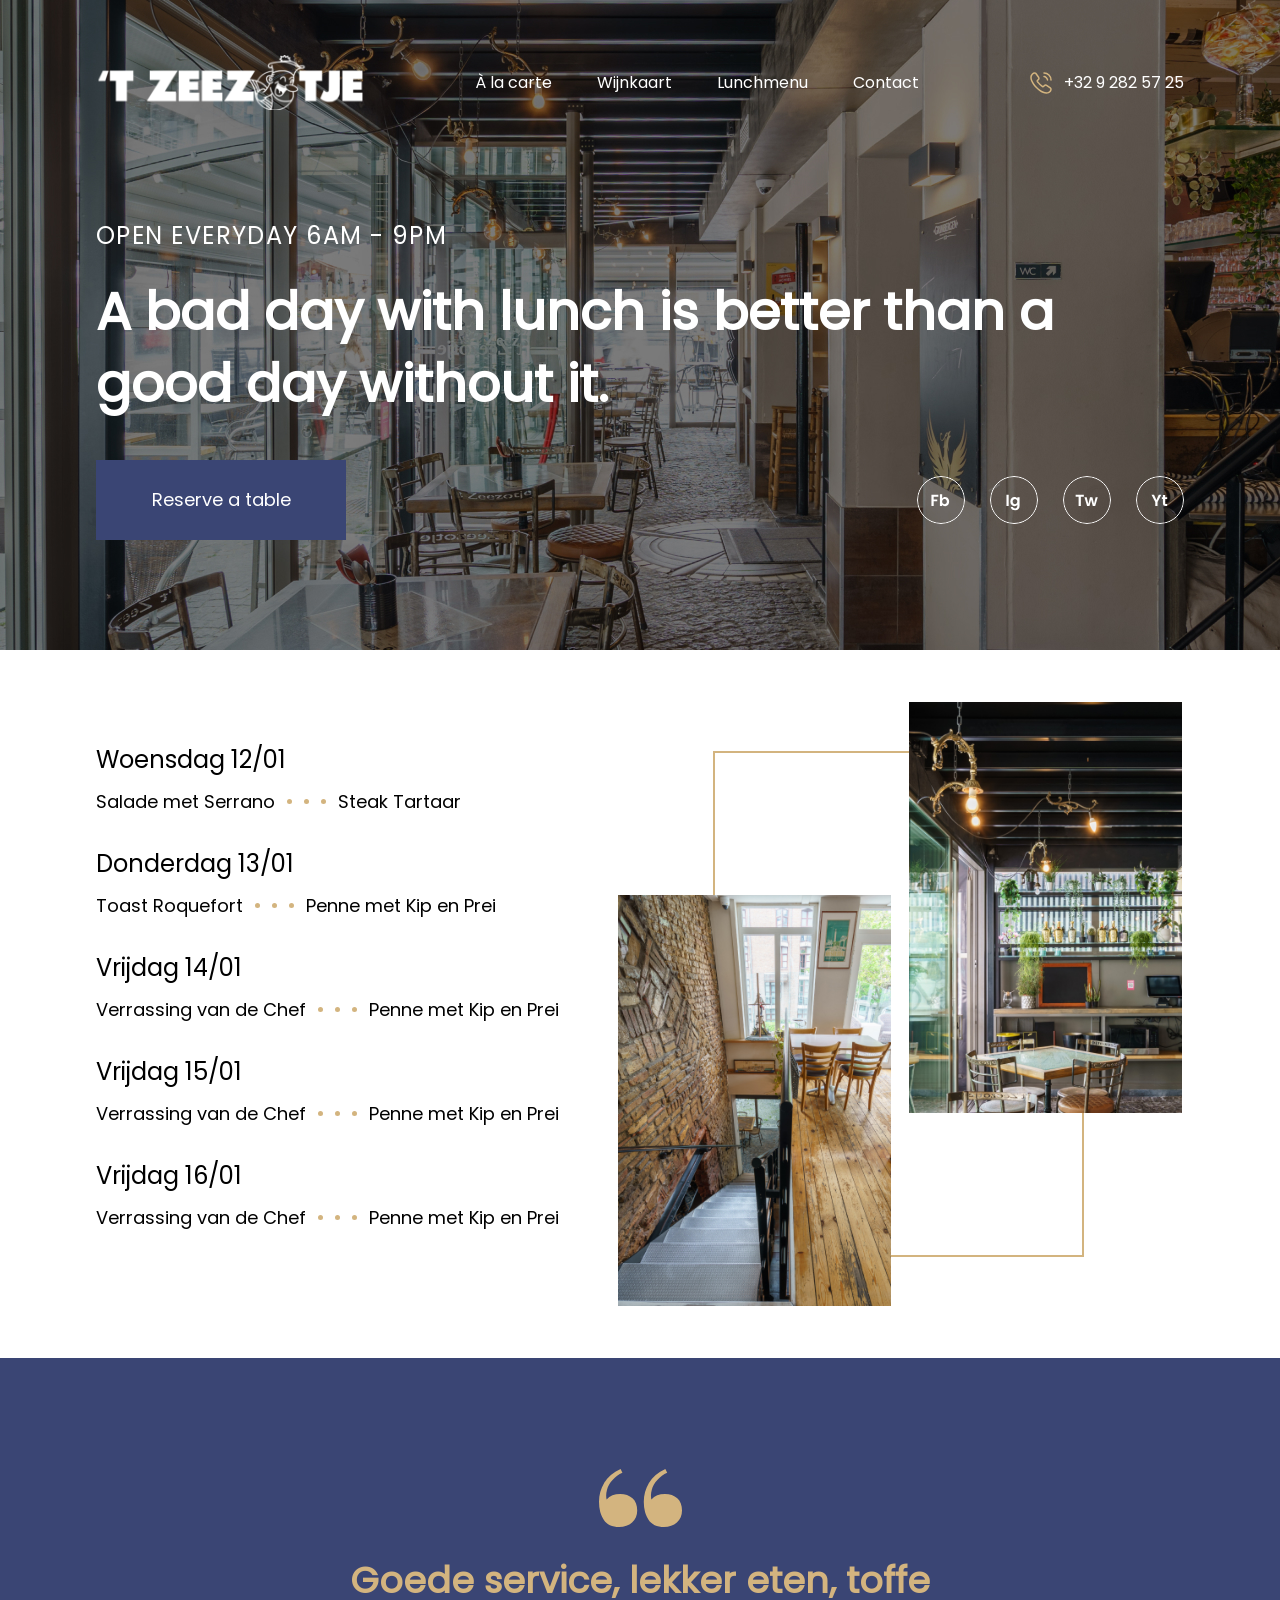
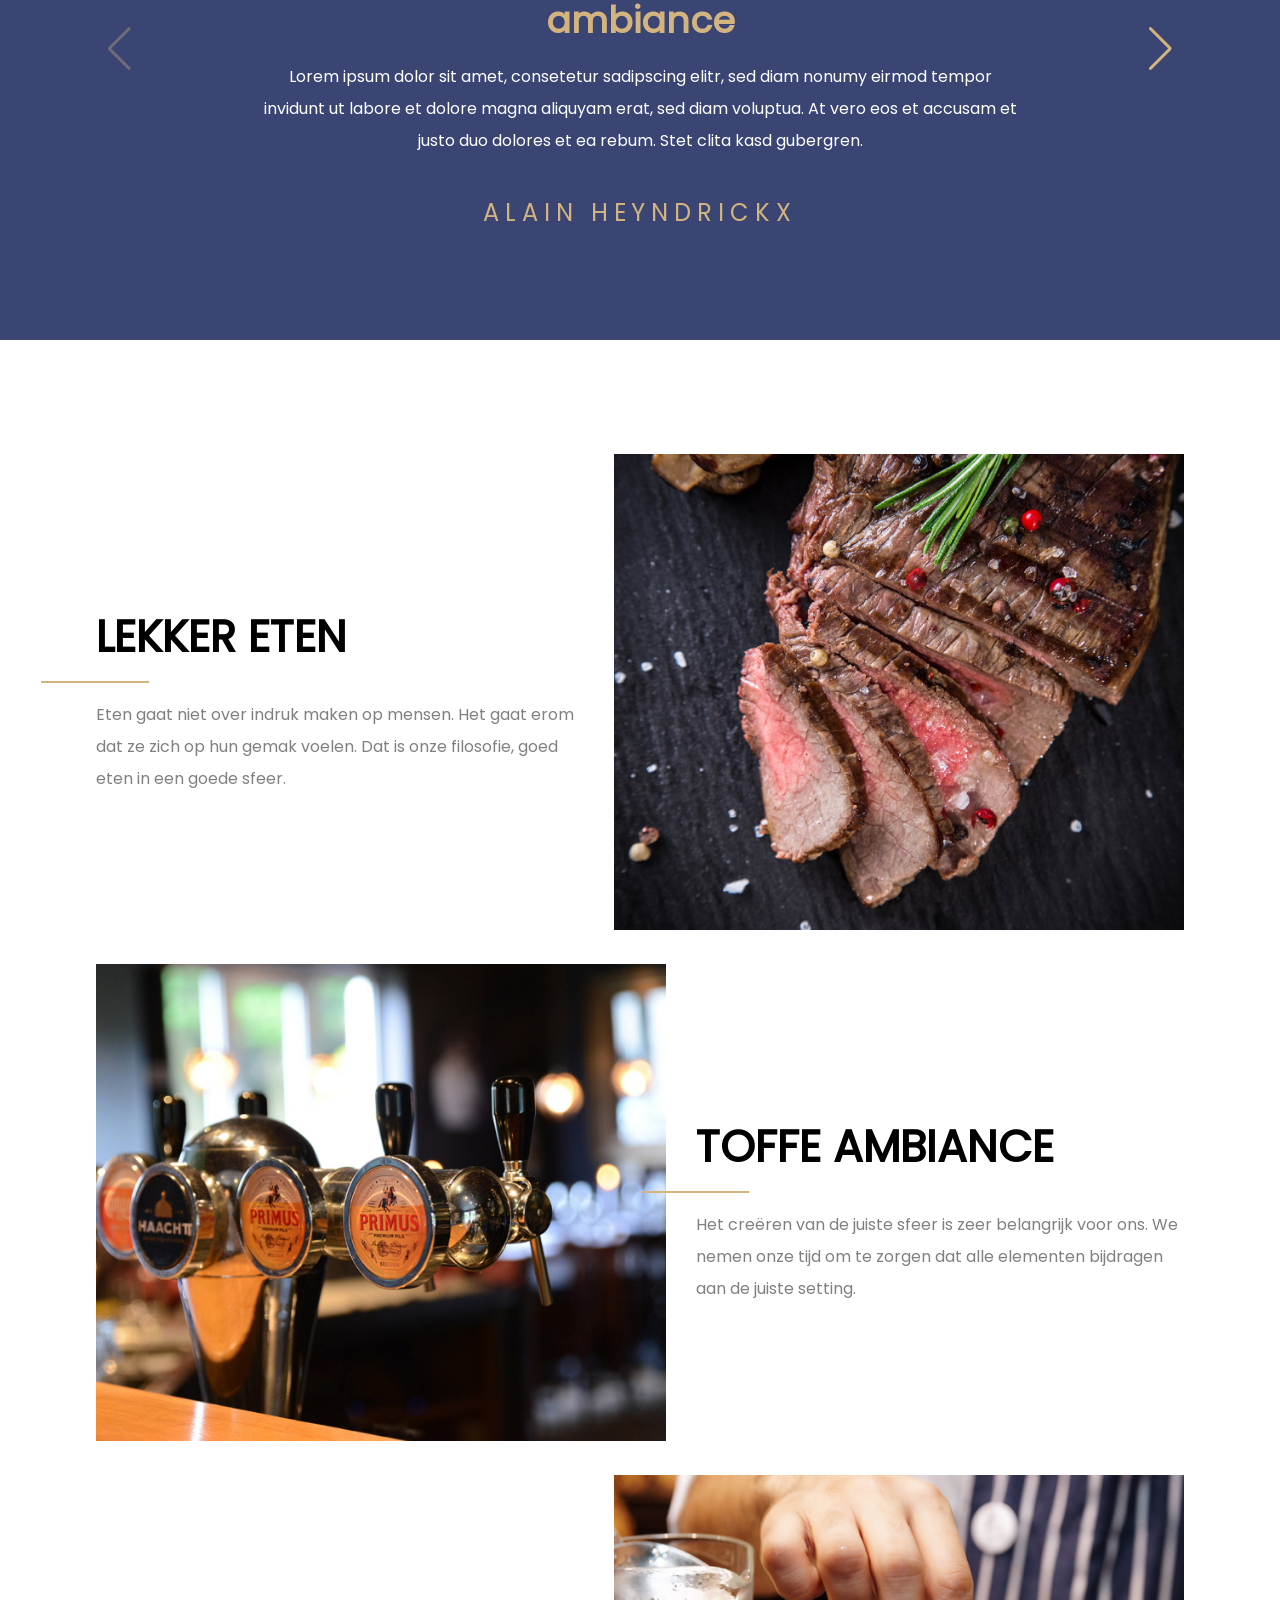
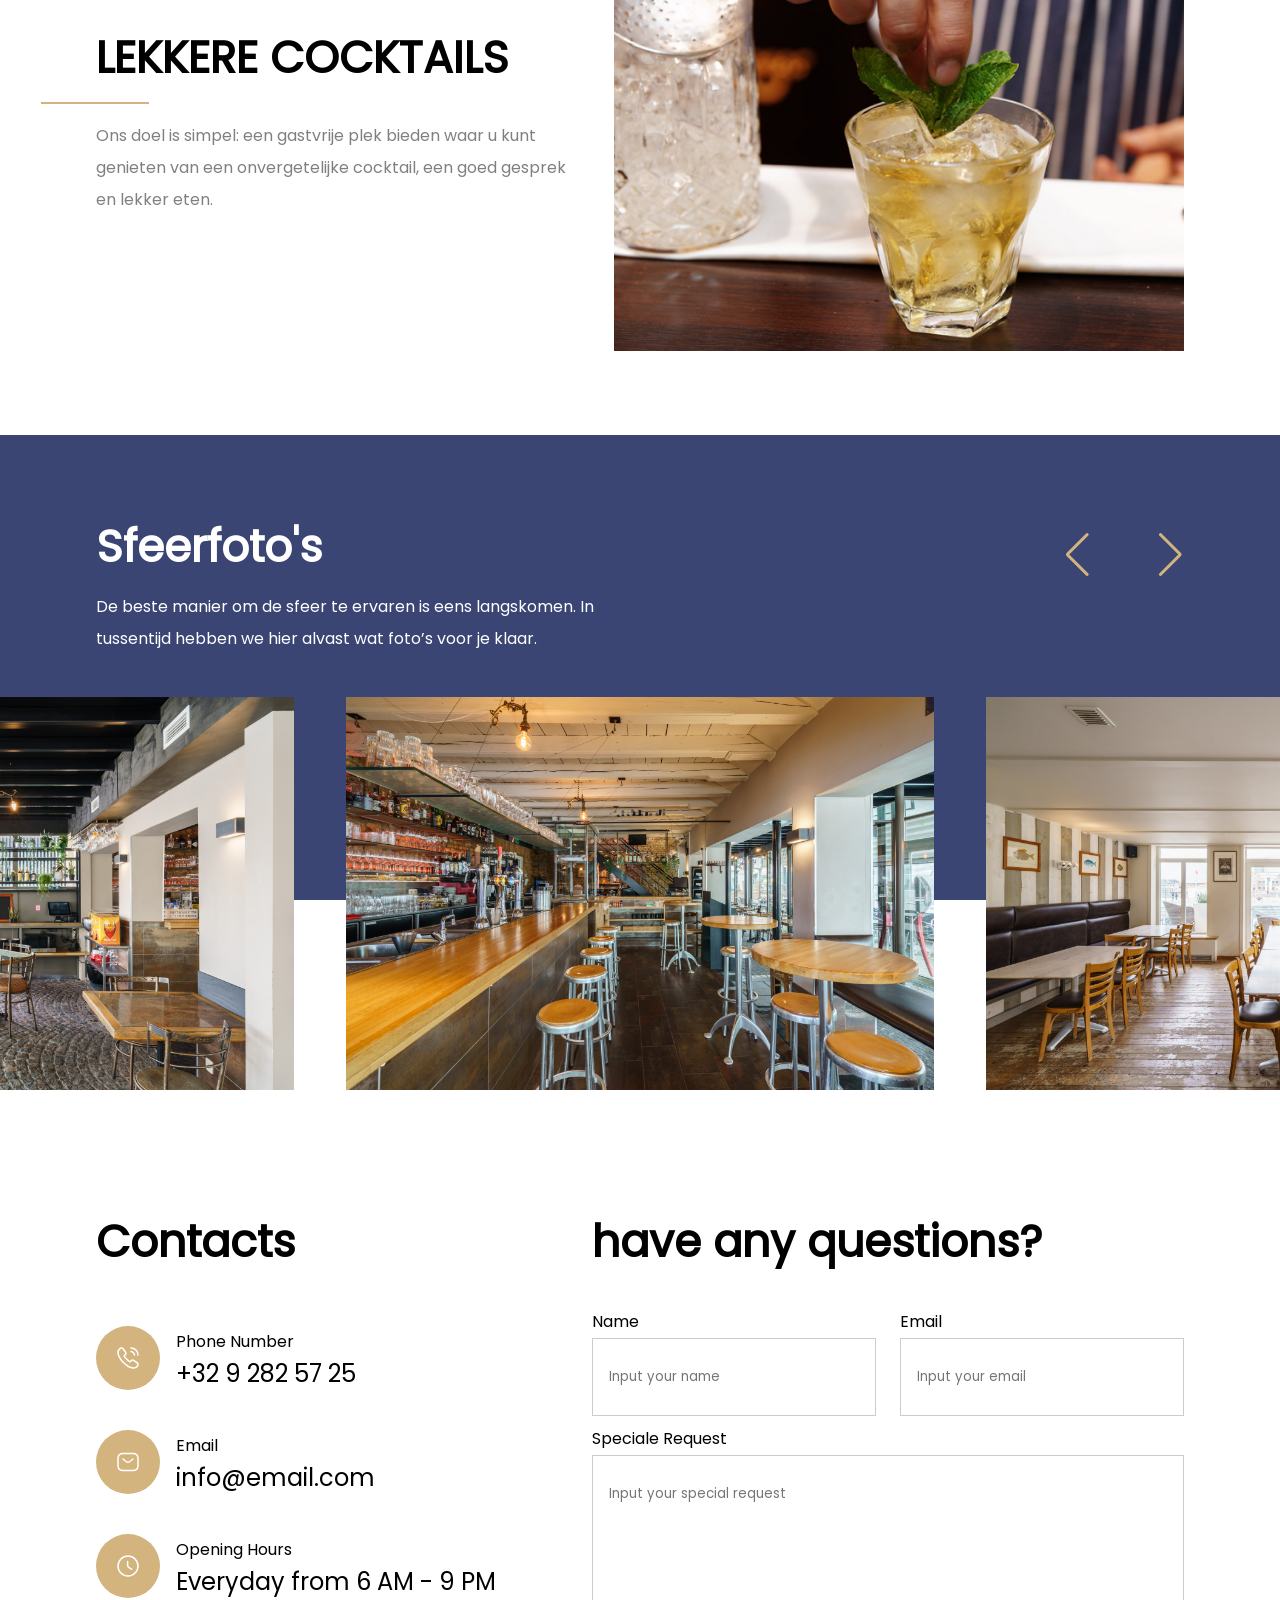
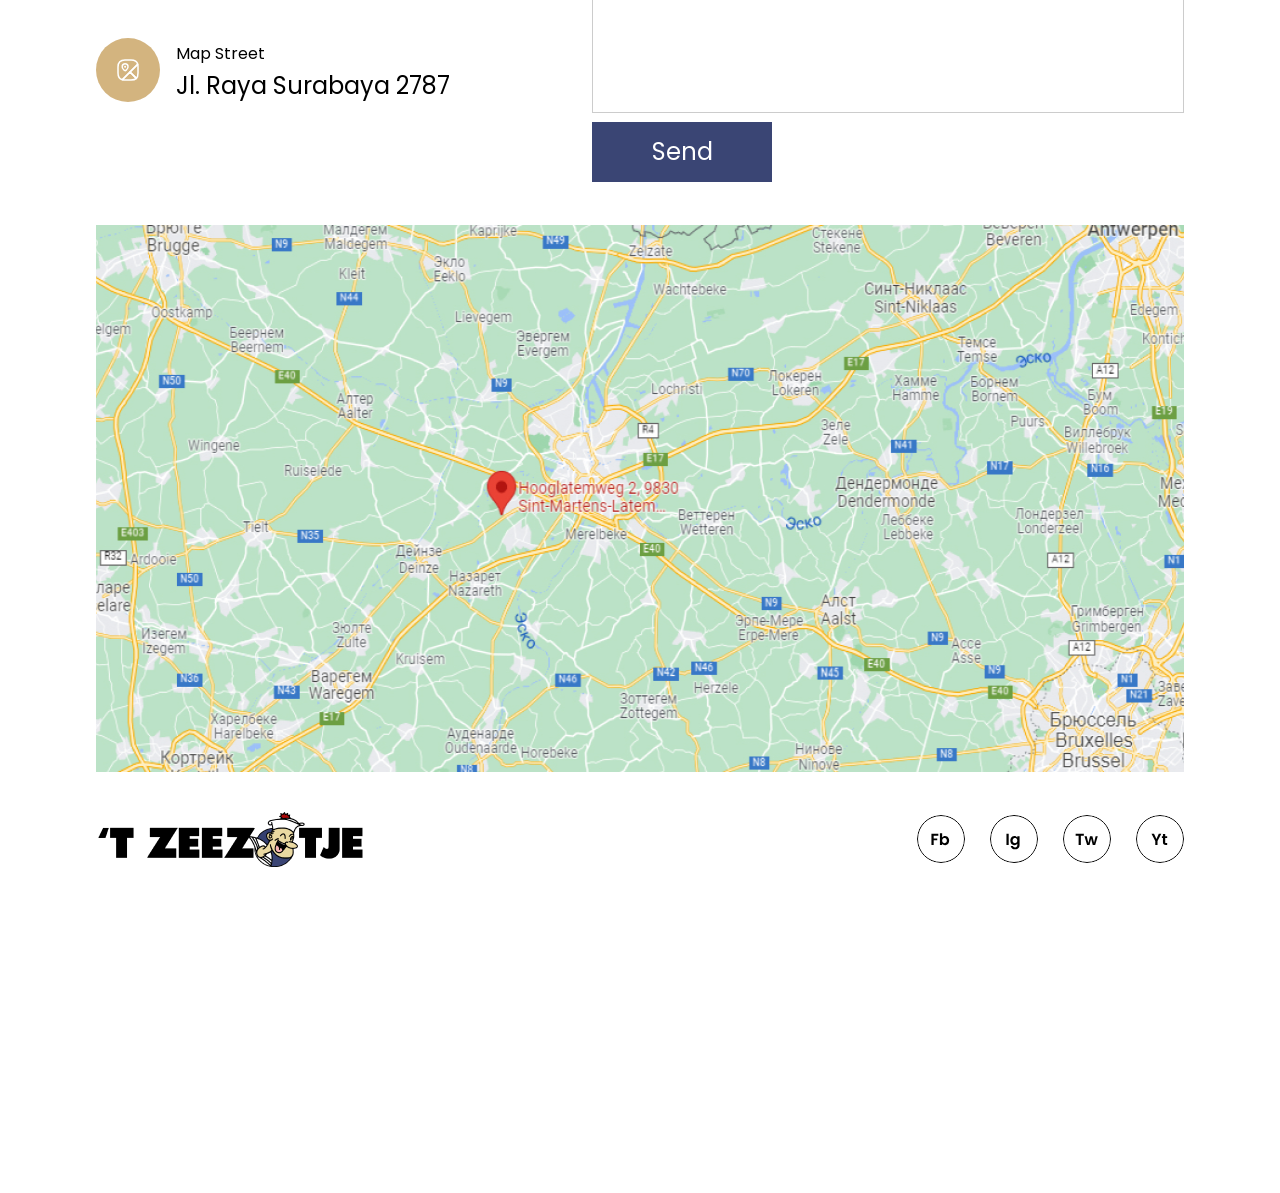
<file: index.html>
<!DOCTYPE html>
<html lang="en">

<head>
    <meta charset="UTF-8">
    <meta http-equiv="X-UA-Compatible" content="IE=edge">
    <meta name="viewport" content="width=device-width, initial-scale=1.0">
    <!--'Стили'-->
    <link rel="stylesheet" href="libs/swiper-bundle.min.css" />
    <link rel="stylesheet" href="css/style-index.css" />
    <!--'Скрипты'-->
    <script src="libs/jquery-3.6.0.min.js"></script>
    <script src="libs/jquery.maskedinput.min.js"></script>
    <script src="js/script.js"></script>
    <script src="js/validation.js"></script>
    <!--'Favicon'-->
    <link type="image/x-icon" href="img/png/icon.png" rel="icon">
    <title>'T ZEEZ TJE</title>
</head>

<body>
    <header class="header">
    <div class="per"></div>
    <div class="container">
        <div class="header__burger"> <span></span></div>
        <div class="header__logo">

        </div>
        <nav class="header__navigation">
            <ul class="header__list">
                <li class="link">
                    <a href="#" class="header__link">À la carte</a>
                </li>
                <li class="link">
                    <a href="#" class="header__link">Wijnkaart</a>
                </li>
                <li class="link">
                    <a href="#" class="header__link">Lunchmenu</a>
                </li>
                <li class="link">
                    <a href="#" class="header__link">Contact</a>
                </li>
            </ul>
        </nav>
        <div class="header__phone">
            <img id="header__phone-img1" src="img/svg/lable-phone-header.svg" alt="logo">
            <p>+32 9 282 57 25</p>
            <img id="header__phone-img2" src="img/svg/lable-phone-header.svg" alt="logo">
        </div>

    </div>
</header>

<div class="header-popup__phone-wrapper">
    <div class="header-popup__phone-text">+32 9 282 57 25</div>
    <div class="header-popup__btn-close-phone">
        <span></span>
    </div>

</div>
    <main>
        <!--'1 БЛОК'-->
        <section class="demonstration-block">
            <div class="demonstration-block__conteiner">
                <h4>OPEN EVERYDAY 6AM - 9PM</h3>
                    <div class="demonstration-block__text">A bad day with lunch is better than a good day without it.
                    </div>
                    <div class="demonstration-block__btn-group">
                        <button class="demonstration-block__btn" id="demonstration-block__btn">Reserve a table</button>
                        <div class="demonstration-block__social-group">
                            <a href="#" class="demonstration-block__link demonstration-block__fb"></a>
                            <a href="#" class="demonstration-block__link demonstration-block__ig"></a>
                            <a href="#" class="demonstration-block__link demonstration-block__tw"></a>
                            <a href="#" class="demonstration-block__link demonstration-block__yt"></a>
                        </div>
                    </div>
            </div>
            <div class="demonstration-block__img">
                <img src="img/bg-1sect.jpg" alt="photo">
            </div>
        </section>
        <!--'2 БЛОК'-->
        <section class="timetable">
            <div class="timetable__wrapper">
                <div class="timetable__day-block-group">
                    <ul>
                        <li class="timetable__day">
                            <h4>Woensdag 12/01</h4>
                            <h5>Salade met Serrano <span><img src="img/svg/points.svg" alt="..."></span> Steak Tartaar
                            </h5>
                        </li>
                        <li class="timetable__day">
                            <h4>Donderdag 13/01</h4>
                            <h5>Toast Roquefort <span><img src="img/svg/points.svg" alt="..."></span> Penne met Kip en Prei
                            </h5>
                        </li>
                        <li class="timetable__day">
                            <h4>Vrijdag 14/01</h4>
                            <h5>Verrassing van de Chef <span><img src="img/svg/points.svg" alt="..."></span> Penne met Kip en Prei
                            </h5>
                        </li>
                        <li class="timetable__day">
                            <h4>Vrijdag 15/01</h4>
                            <h5>Verrassing van de Chef <span><img src="img/svg/points.svg" alt="..."></span> Penne met Kip en Prei
                            </h5>
                        </li>
                        <li class="timetable__day">
                            <h4>Vrijdag 16/01</h4>
                            <h5>Verrassing van de Chef <span><img src="img/svg/points.svg" alt="..."></span> Penne met Kip en Prei
                            </h5>
                        </li>
                    </ul>
                </div>
                <div class="timetable__square"></div>
            </div>
        </section>
        <!--'3 БЛОК'-->
        <section class="advantages">
            <div class="wrapper-gallery-text swiper-container">
                <div class="advantages__container swiper-wrapper">
                    <!--'1слайд'-->
                    <div class="advantages__slide swiper-slide">
                        <div class="advantages__lable">
                            <img src="img/svg/99.svg" alt="lable">
                        </div>
                        <h3>Goede service, lekker eten, toffe ambiance</h3>
                        <p>Lorem ipsum dolor sit amet, consetetur sadipscing elitr, sed diam nonumy eirmod tempor invidunt ut labore et dolore magna aliquyam erat, sed diam voluptua. At vero eos et accusam et justo duo dolores et ea rebum. Stet clita kasd
                            gubergren.
                        </p>
                        <h4>ALAIN HEYNDRICKX</h4>
                    </div>
                    <!--'2слайд'-->
                    <div class="advantages__slide swiper-slide">
                        <div class="advantages__lable">
                            <img src="img/svg/99.svg" alt="lable">
                        </div>
                        <h3>TOP</h3>
                        <p>Lorem ipsum dolor sit amet, consetetur sadipscing elitr, sed diam nonumy eirmod tempor invidunt ut labore et dolore magna aliquyam erat, sed diam voluptua...
                        </p>
                        <h4>RRR RRRR</h4>
                    </div>
                    <!--'3слайд'-->
                    <div class="advantages__slide swiper-slide">
                        <div class="advantages__lable">
                            <img src="img/svg/99.svg" alt="lable">
                        </div>
                        <h3>Text Text Text</h3>
                        <p>Lorem ipsum dolor sit amet, consetetur sadipscing elitr...
                        </p>
                        <h4>Text Text</h4>
                    </div>
                </div>
                <div class=" swiper-button-prev"></div>
                <div class=" swiper-button-next"></div>
            </div>
        </section>
        <!--'4 БЛОК'-->
        <section class="cafe-menu">
            <div class="cafe-menu__wrapper">
                <!--'1card'-->
                <div class="cafe-menu__card ">
                    <div class="card-menu__text">
                        <h2>LEKKER ETEN</h2>
                        <div class="card-menu__line">
                        </div>
                        <p>Eten gaat niet over indruk maken op mensen. Het gaat erom dat ze zich op hun gemak voelen. Dat is onze filosofie, goed eten in een goede sfeer.</p>
                    </div>
                    <div class="card-menu__img">
                        <img src="img/4section-01.jpg" alt="photo-1">
                    </div>
                </div>
                <!--'2card'-->
                <div class="cafe-menu__card card-menu-2">
                    <div class="card-menu__text">
                        <h2>TOFFE AMBIANCE</h2>
                        <div class="card-menu__line">
                        </div>
                        <p>Het creëren van de juiste sfeer is zeer belangrijk voor ons. We nemen onze tijd om te zorgen dat alle elementen bijdragen aan de juiste setting.</p>
                    </div>
                    <div class="card-menu__img">
                        <img src="img/4section-02.jpg" alt="photo-2">
                    </div>
                </div>
                <!--'3card'-->
                <div class="cafe-menu__card ">
                    <div class="card-menu__text">
                        <h2>LEKKERE COCKTAILS</h2>
                        <div class="card-menu__line">
                        </div>
                        <p>Ons doel is simpel: een gastvrije plek bieden waar u kunt genieten van een onvergetelijke cocktail, een goed gesprek en lekker eten.</p>
                    </div>
                    <div class="card-menu__img">
                        <img src="img/4section-03.jpg" alt="photo-3">
                    </div>
                </div>
            </div>
        </section>
        <!--'5 БЛОК'-->
        <section class="gallery">
            <div class="gallery__header">
                <h2 class="gallery__title">Sfeerfoto's</h2>
                <p class="gallery__text">De beste manier om de sfeer te ervaren is eens langskomen. In tussentijd hebben we hier alvast wat foto’s voor je klaar.</p>
                <!--'Стрелки для галереи'-->
                <div class="gallery__nav ">
                    <div class="gallery__arrow swiper-button-prev"></div>
                    <div class="gallery__arrow swiper-button-next"></div>
                </div>
            </div>
            <div class="gallery__row swiper-container">
                <div class="gallery__wrapper swiper-wrapper">
                    <!--'Галерея'-->
                    <div class="gallery__photo swiper-slide" id="gallery__photo-1">
                        <img src="img/gallery/02.jpg" alt="photo-1">
                    </div>
                    <div class="gallery__photo swiper-slide" id="gallery__photo-2">
                        <img src="img/gallery/03.jpg" alt="photo-2">
                    </div>
                    <div class="gallery__photo swiper-slide" id="gallery__photo-3">
                        <img src="img/gallery/01.jpg" alt="photo-3">
                    </div>
                </div>
            </div>
        </section>
        <!--'6 БЛОК'-->
        <section class="info">
            <div class="info__container">
                <div class="info__contacts">
                    <h2 class="contacts__title">Contacts
                    </h2>
                    <!--'Телефон'-->
                    <div class="contacts__row">
                        <div class="contacts__lable">
                            <img src="img/svg/phone-lable.svg" alt="phone">
                        </div>
                        <div class="contacts__text-column">
                            <p>Phone Number</p>
                            <h4>+32 9 282 57 25</h4>
                        </div>
                    </div>
                    <!--'Почта'-->
                    <div class="contacts__row">
                        <div class="contacts__lable">
                            <img src="img/svg/mail-lable.svg" alt="mail">
                        </div>
                        <div class="contacts__text-column">
                            <p>Email</p>
                            <h4>info@email.com</h3>
                        </div>
                    </div>
                    <!--'Режим работы'-->
                    <div class="contacts__row">
                        <div class="contacts__lable">
                            <img src="img/svg/clock-lable.svg" alt="clock">
                        </div>
                        <div class="contacts__text-column">
                            <p>Opening Hours</p>
                            <h4>Everyday from 6 AM - 9 PM</h3>
                        </div>
                    </div>
                    <!--'Адрес'-->
                    <div class="contacts__row">
                        <div class="contacts__lable">
                            <img src="img/svg/img-lable.svg" alt="map">
                        </div>
                        <div class="contacts__text-column">
                            <p>Map Street</p>
                            <h4>Jl. Raya Surabaya 2787</h3>
                        </div>
                    </div>
                </div>
                <div class="info__questions">
                    <h2 class="questions__title">have any questions?</h2>
                    <form class="questions__form">
                        <label for="name" class="questions__name">Name
                            <input type="text" placeholder="Input your name" id="name" required>
                        </label>
                        <label for="email" class="questions__email">Email
                            <input type="email" placeholder="Input your email" id="email" required>
                        </label>
                        <label for="request" class="questions__request">Speciale Request
                            <textarea name="request" id="request" cols="30" rows="10" placeholder="Input your special request
                    " required></textarea>
                        </label>
                        <button class="questions__btn" type="submit">Send</button>
                    </form>
                </div>
            </div>
        </section>
        <!--'7 БЛОК'-->
        <section class="map">
            <div class="map__script">
                <iframe class="map__google-map" src="https://www.google.com/maps/embed?pb=!1m18!1m12!1m3!1d40162.23382240548!2d3.6226723285270004!3d51.01356953142977!2m3!1f0!2f0!3f0!3m2!1i1024!2i768!4f13.1!3m3!1m2!1s0x47c36d86000a0d65%3A0x7535eb12a3ad34f9!2zSG9vZ2xhdGVtd2VnIDIsIDk4MzAgU2ludC1NYXJ0ZW5zLUxhdGVtLCDQkdC10LvRjNCz0LjRjw!5e0!3m2!1sru!2sru!4v1675366025716!5m2!1sru!2sru"
                    width="600" height="450" style="border:0;" allowfullscreen="" loading="lazy" referrerpolicy="no-referrer-when-downgrade"></iframe>
            </div>
        </section>
    </main>
    <footer class="footer">
    <div class="footer__row">
        <div class="footer__logo">
            <img src="img/png/logo-black.png" alt="logo">
        </div>
        <div class="footer__sotial-link-group">
            <a href="#" class="footer__link footer__fb"></a>
            <a href="#" class="footer__link footer__ig"></a>
            <a href="#" class="footer__link footer__tw"></a>
            <a href="#" class="footer__link footer__yt"></a>
        </div>
    </div>
</footer>
    <!--POP-UP-question-->
<section class="popup-reserv__wrapper">
    <div class="popup-reserv__container">
        <!--'Кнопка закрытия'-->
        <div class="popup-reserv__btn-close " id="popup-reserv__btn-close">
        </div>
        <!--'Заголовок'-->
        <h3 class="popup-reserv__title">Reserve a table</h3>
        <!--'Форма'-->
        <form class="popup-reserv__form">

            <!--'Имя'-->
            <div class="popup-reserv__name-container">
                <label for="popup-reserv__name">Name</label>
                <input type="text" name="popup-reserv__name" id="popup-reserv__name" placeholder="Name" required />
                <div class="popup-reserv__fail-message" id="fail-name"></div>
            </div>

            <!--'Фамилия'-->
            <div class="popup-reserv__surname-container">
                <label for="popup-reserv__surname">Surname</label>
                <input type="text" name="popup-reserv__surname" id="popup-reserv__surname" placeholder="Surname" required />
                <div class="popup-reserv__fail-message" id="fail-surname"></div>
            </div>

            <!--'Телефон'-->
            <div class="popup-reserv__phone-container">
                <label for="popup-reserv__phone">Phone</label>
                <input type="phone" name="popup-reserv__phone" id="popup-reserv__phone" placeholder="Phone" required />
                <div class="popup-reserv__fail-message" id="fail-phone"></div>
            </div>

            <!--'Количество персон'-->
            <div class="popup-reserv__persons-container">
                <label for="popup-reserv__persons">Persons</label>
                <input type="number" name="popup-reserv__persons" id="popup-reserv__persons" placeholder="Persons" required />
                <div class="popup-reserv__fail-message" id="fail-person"></div>
            </div>

            <!--'Комментарии'-->
            <div class="popup-reserv__comments-container">
                <label for="popup-reserv__comments">
          Comments</label>
                <textarea name="popup-reserv__comments" id="popup-reserv__comments" maxlength="500" placeholder="Comments"></textarea>
            </div>

            <!--'Кнопка отправки'-->
            <div class="popup-reserv__btn-container">
                <button type="submit" class="popup-reserv__btn" id="popup-reserv__btn">Send</button>
                <div class="popup-reserv__fail-message" id="fail-form"></div>
            </div>
        </form>

    </div>
</section>

    <!--'SWIPER'-->
    <script src="libs/swiper-bundle.min.js"></script>
    <script src="js/swiper.js"></script>
</body>

</html>
</file>
<file: css/style-index.css>
@charset "UTF-8";
* {
  padding: 0;
  margin: 0;
  border: 0;
  -webkit-box-sizing: border-box;
  box-sizing: border-box; }

*::after, *::before {
  -webkit-box-sizing: border-box;
  box-sizing: border-box; }

:focus,
:active {
  outline: none; }

body {
  width: 100%;
  height: 100%;
  font-size: 100%;
  position: relative; }

a,
a:hover,
a:visited,
a:active,
a:focus {
  text-decoration: none; }

input,
button,
textarea {
  font-family: inherit; }

button {
  cursor: pointer;
  border: 0;
  padding: 0;
  background-color: none; }

ul li {
  list-style: none; }

h1,
h2,
h3,
h4,
h5,
h6 {
  font-size: inherit;
  font-weight: inherit; }

/*-----*/
@font-face {
  font-family: Poppins;
  font-style: normal;
  font-weight: normal;
  src: local("Poppins-Regular"), url("../fonts/Poppins-Regular.ttf") format("truetype"); }

.popup-reserv__wrapper {
  width: 100%;
  height: 100%;
  top: -100%;
  left: 0;
  display: -webkit-box;
  display: -ms-flexbox;
  display: flex;
  -webkit-box-pack: center;
  -ms-flex-pack: center;
  justify-content: center;
  -webkit-box-align: center;
  -ms-flex-align: center;
  align-items: center;
  z-index: 150;
  position: fixed;
  background-color: rgba(0, 0, 0, 0.9);
  /**/
  -webkit-transition: all 0.4s ease 0s;
  -o-transition: all 0.4s ease 0s;
  transition: all 0.4s ease 0s;
  /*добавить скролл меню для горизонталки*/
  overflow: auto; }

.popup-reserv__container {
  width: 60%;
  height: -webkit-max-content;
  height: -moz-max-content;
  height: max-content;
  display: -ms-grid;
  display: grid;
  -webkit-box-pack: center;
  -ms-flex-pack: center;
  justify-content: center;
  -webkit-box-align: center;
  -ms-flex-align: center;
  align-items: center;
  position: relative;
  padding: 50px;
  grid-template-areas: 'title ' 'form';
  -ms-grid-columns: 1fr;
  grid-template-columns: 1fr;
  -ms-grid-rows: 1fr 25px 5fr;
  grid-template-rows: 1fr 5fr;
  row-gap: 25px;
  background-color: white; }

.popup-reserv__btn-close {
  width: 50px;
  height: 50px;
  top: 30px;
  right: 30px;
  position: absolute; }
  .popup-reserv__btn-close::before, .popup-reserv__btn-close::after {
    width: 40px;
    height: 4px;
    content: '';
    background-color: gray;
    position: absolute;
    left: 5px; }
  .popup-reserv__btn-close::before {
    top: 23px;
    /**/
    -webkit-transform: rotate(45deg);
    -ms-transform: rotate(45deg);
    transform: rotate(45deg); }
  .popup-reserv__btn-close::after {
    bottom: 23px;
    /**/
    -webkit-transform: rotate(-45deg);
    -ms-transform: rotate(-45deg);
    transform: rotate(-45deg); }

.popup-reserv__btn-close:hover::after, .popup-reserv__btn-close:hover::before {
  background-color: black; }

.popup-reserv__title {
  -ms-grid-row: 1;
  -ms-grid-column: 1;
  font-size: var(--fsH3);
  font-weight: 600;
  line-height: calc(var(--fsH3) * 1.11);
  color: black;
  font-style: normal;
  font-family: Poppins, Arial, sans-serif;
  display: -ms-grid;
  display: grid;
  -webkit-box-pack: center;
  -ms-flex-pack: center;
  justify-content: center;
  -webkit-box-align: center;
  -ms-flex-align: center;
  align-items: center;
  grid-area: title;
  color: black; }

.popup-reserv__form {
  -ms-grid-row: 3;
  -ms-grid-column: 1;
  width: 100%;
  height: 100%;
  display: -ms-grid;
  display: grid;
  grid-area: form;
  grid-template-areas: 'name surname' 'phone person' 'textarea textarea' 'btn btn';
  -ms-grid-columns: 1fr 30px 1fr;
  grid-template-columns: 1fr 1fr;
  -ms-grid-rows: max-content;
  grid-template-rows: -webkit-max-content;
  grid-template-rows: max-content;
  row-gap: 20px;
  -webkit-column-gap: 30px;
  column-gap: 30px;
  color: black; }
  .popup-reserv__form label {
    width: 100%;
    height: -webkit-max-content;
    height: -moz-max-content;
    height: max-content;
    display: -webkit-box;
    display: -ms-flexbox;
    display: flex;
    -webkit-box-pack: center;
    -ms-flex-pack: center;
    justify-content: center;
    -webkit-box-align: center;
    -ms-flex-align: center;
    align-items: center;
    font-size: var(--fsH4);
    font-weight: 500;
    line-height: calc(var(--fsH4) * 1.33);
    color: black;
    font-style: normal;
    font-family: Poppins, Arial, sans-serif; }
  .popup-reserv__form input {
    width: 100%;
    height: -webkit-max-content;
    height: -moz-max-content;
    height: max-content;
    display: -webkit-box;
    display: -ms-flexbox;
    display: flex;
    -webkit-box-pack: center;
    -ms-flex-pack: center;
    justify-content: center;
    -webkit-box-align: center;
    -ms-flex-align: center;
    align-items: center;
    font-size: var(--fsH5);
    font-weight: 400;
    line-height: calc(var(--fsH5) * 1.78);
    color: black;
    font-style: normal;
    font-family: Poppins, Arial, sans-serif;
    text-align: center;
    border: 1px solid #cccccc; }
  .popup-reserv__form input:hover {
    border-color: #d3b47f; }
  .popup-reserv__form input:focus {
    border-color: #3a4574; }
  .popup-reserv__form textarea {
    font-size: var(--fsH5);
    font-weight: 400;
    line-height: calc(var(--fsH5) * 1.78);
    color: black;
    font-style: normal;
    font-family: Poppins, Arial, sans-serif;
    height: 250px;
    padding: 5px;
    border: 1px solid #cccccc;
    resize: none; }
    .popup-reserv__form textarea::-webkit-input-placeholder {
      text-align: center; }
    .popup-reserv__form textarea:-ms-input-placeholder {
      text-align: center; }
    .popup-reserv__form textarea::-ms-input-placeholder {
      text-align: center; }
    .popup-reserv__form textarea::placeholder {
      text-align: center; }
  .popup-reserv__form textarea:hover {
    border-color: #d3b47f; }
  .popup-reserv__form textarea:focus {
    border-color: #3a4574; }

.popup-reserv__name-container {
  -ms-grid-row: 1;
  -ms-grid-column: 1;
  width: 100%;
  height: -webkit-max-content;
  height: -moz-max-content;
  height: max-content;
  display: -ms-grid;
  display: grid;
  grid-area: name; }

.popup-reserv__surname-container {
  -ms-grid-row: 1;
  -ms-grid-column: 3;
  width: 100%;
  height: -webkit-max-content;
  height: -moz-max-content;
  height: max-content;
  display: -ms-grid;
  display: grid;
  grid-area: surname; }

.popup-reserv__phone-container {
  -ms-grid-row: 3;
  -ms-grid-column: 1;
  width: 100%;
  height: -webkit-max-content;
  height: -moz-max-content;
  height: max-content;
  display: -ms-grid;
  display: grid;
  grid-area: phone; }

.popup-reserv__persons-container {
  -ms-grid-row: 3;
  -ms-grid-column: 3;
  width: 100%;
  height: -webkit-max-content;
  height: -moz-max-content;
  height: max-content;
  display: -ms-grid;
  display: grid;
  grid-area: person; }

.popup-reserv__comments-container {
  -ms-grid-row: 5;
  -ms-grid-column: 1;
  -ms-grid-column-span: 3;
  width: 100%;
  height: -webkit-max-content;
  height: -moz-max-content;
  height: max-content;
  display: -ms-grid;
  display: grid;
  grid-area: textarea; }

.popup-reserv__fail-message {
  width: 100%;
  height: -webkit-max-content;
  height: -moz-max-content;
  height: max-content;
  display: -webkit-box;
  display: -ms-flexbox;
  display: flex;
  -webkit-box-pack: center;
  -ms-flex-pack: center;
  justify-content: center;
  -webkit-box-align: center;
  -ms-flex-align: center;
  align-items: center;
  font-size: var(--fsP);
  font-weight: 400;
  line-height: calc(var(--fsP) * 2);
  color: black;
  font-style: normal;
  font-family: Poppins, Arial, sans-serif; }

.popup-reserv__btn-container {
  -ms-grid-row: 7;
  -ms-grid-column: 1;
  -ms-grid-column-span: 3;
  display: -ms-grid;
  display: grid;
  -webkit-box-pack: center;
  -ms-flex-pack: center;
  justify-content: center;
  -webkit-box-align: center;
  -ms-flex-align: center;
  align-items: center;
  grid-area: btn; }

.popup-reserv__btn {
  font-size: var(--fsH4);
  font-weight: 500;
  line-height: calc(var(--fsH4) * 1.33);
  color: white;
  font-style: normal;
  font-family: Poppins, Arial, sans-serif;
  padding: 10px 45px;
  background-color: #3a4574; }
  .popup-reserv__btn:hover {
    -webkit-box-shadow: 0 0 10px 1px #d3b47f;
    box-shadow: 0 0 10px 1px #d3b47f;
    color: #d3b47f; }

@media (max-width: 800px) {
  .popup-reserv__container {
    width: 90%;
    height: -webkit-max-content;
    height: -moz-max-content;
    height: max-content;
    padding: 20px;
    row-gap: 15px; }
  .popup-reserv__btn-close {
    top: 15px;
    right: 15px; }
  .popup-reserv__form {
    row-gap: 10px;
    -webkit-column-gap: 15px;
    column-gap: 15px; } }

@media (max-width: 495px) {
  .popup-reserv__container {
    width: 97%;
    height: -webkit-max-content;
    height: -moz-max-content;
    height: max-content;
    padding: 100px 20px 50px;
    row-gap: unset;
    overflow: auto; }
  .popup-reserv__btn-close {
    top: 5px;
    right: 5px; }
  .popup-reserv__title {
    text-align: center; }
  .popup-reserv__form {
    grid-template-areas: 'name' 'surname' 'phone' 'person' 'textarea' ' btn';
    -ms-grid-columns: 1fr;
    grid-template-columns: 1fr;
    -ms-grid-rows: max-content 10px max-content 10px max-content 10px max-content 10px max-content 10px max-content;
    grid-template-rows: repeat(6, -webkit-max-content);
    grid-template-rows: repeat(6, max-content);
    row-gap: 10px;
    -webkit-column-gap: unset;
    column-gap: unset; }
    .popup-reserv__form textarea {
      font-size: var(--fsH5);
      font-weight: 400;
      line-height: calc(var(--fsH5) * 1.78);
      color: black;
      font-style: normal;
      font-family: Poppins, Arial, sans-serif;
      height: 70px; }
  .popup-reserv__btn {
    font-size: var(--fsH4);
    font-weight: 500;
    line-height: calc(var(--fsH4) * 1.33);
    color: white;
    font-style: normal;
    font-family: Poppins, Arial, sans-serif;
    margin-top: 5px;
    padding: 7px 35px;
    background-color: #3a4574; }
  .popup-reserv__name-container {
    -ms-grid-row: 1;
    -ms-grid-column: 1; }
  .popup-reserv__surname-container {
    -ms-grid-row: 3;
    -ms-grid-column: 1; }
  .popup-reserv__phone-container {
    -ms-grid-row: 5;
    -ms-grid-column: 1; }
  .popup-reserv__persons-container {
    -ms-grid-row: 7;
    -ms-grid-column: 1; }
  .popup-reserv__comments-container {
    -ms-grid-row: 9;
    -ms-grid-column: 1;
    -ms-grid-column-span: 1; }
  .popup-reserv__btn-container {
    -ms-grid-row: 11;
    -ms-grid-column: 1;
    -ms-grid-column-span: 1; } }

@media (max-height: 799px) {
  .popup-reserv__container {
    width: 90%;
    height: 90%;
    padding: 50px 20px 5px;
    overflow: auto; }
  .popup-reserv__btn-close {
    top: 5px;
    right: 5px; } }

/*-------ОБЩИЕ СТИЛИ---*/
body {
  background: #646464; }

body.lock {
  overflow: hidden; }

.visible {
  top: 0;
  -webkit-transition: all 0.4s ease 0s;
  -o-transition: all 0.4s ease 0s;
  transition: all 0.4s ease 0s; }

main {
  overflow: hidden;
  width: 100%;
  height: -webkit-max-content;
  height: -moz-max-content;
  height: max-content; }

:root {
  --fsMenuHead: 16px;
  --fsH2: 44px;
  --liHeH2: 88px;
  --fsH3: 36px;
  --fsH4: 24px;
  --fsH5: 18px;
  --fsP: 16px;
  --contentWidh: 1168px; }

@media (max-width: 1350px) {
  :root {
    --contentWidh: 85vw; } }

@media (max-width: 1250px) {
  :root {
    --contentWidh: 90vw; } }

@media (max-width: 1024px) {
  :root {
    --liHeH2: 52px; } }

@media (max-width: 900px) {
  :root {
    --fsMenuHead: 14px;
    --fsH2: 42px;
    --liHeH2: 48px;
    --fsH3: 34px;
    --fsH4: 22px;
    --fsH5: 16px;
    --fsP: 14px; } }

@media (max-width: 767px) {
  :root {
    --fsMenuHead: 15px;
    --fsH2: 40px;
    --liHeH2: 44px; } }

@media (max-width: 495px) {
  :root {
    --fsMenuHead: 18px;
    --fsH2: 36px;
    --liHeH2: 40px;
    --contentWidh: 80%; } }

@media (max-width: 320px) {
  :root {
    --fsH2: 26px;
    --liHeH2: 32px;
    --fsH3: 24px;
    --fsH4: 18px;
    --fsH5: 14px;
    --fsP: 12px; } }

:root {
  --heHeader: 165px;
  --menuGapHead: 45px;
  --logoHedWe: 269px;
  --logoHedHe: 55px; }

.header {
  width: 100%;
  height: var(--heHeader);
  top: 0;
  left: 0;
  z-index: 50;
  position: absolute; }
  .header .container {
    width: var(--contentWidh);
    height: 100%;
    display: -webkit-box;
    display: -ms-flexbox;
    display: flex;
    -webkit-box-pack: justify;
    -ms-flex-pack: justify;
    justify-content: space-between;
    -webkit-box-align: center;
    -ms-flex-align: center;
    align-items: center;
    margin: 0px auto; }
  .header__logo {
    width: var(--logoHedWe);
    height: var(--logoHedHe);
    background-color: none;
    background-size: 100% 100%;
    background-repeat: no-repeat;
    background-position: center;
    background-image: url("../img/svg/logo-head.svg"); }
  .header__navigation ul {
    display: -webkit-box;
    display: -ms-flexbox;
    display: flex;
    gap: var(--menuGapHead); }
  .header__link {
    font-size: var(--fsMenuHead);
    font-weight: 400;
    line-height: 24px;
    color: white;
    font-style: normal;
    font-family: Poppins, Arial, sans-serif; }
    .header__link:hover {
      color: #d3b47f; }
  .header__phone {
    display: -webkit-box;
    display: -ms-flexbox;
    display: flex;
    -webkit-box-pack: center;
    -ms-flex-pack: center;
    justify-content: center;
    -webkit-box-align: center;
    -ms-flex-align: center;
    align-items: center; }
    .header__phone img {
      width: 24px;
      height: 24px;
      margin-right: 11px; }
    .header__phone p {
      font-size: var(--fsMenuHead);
      font-weight: 400;
      line-height: 24px;
      color: white;
      font-style: normal;
      font-family: Poppins, Arial, sans-serif; }
  .header__burger {
    display: none; }

.header-popup__phone-wrapper {
  display: none; }

#header__phone-img2 {
  display: none; }

@media (max-width: 1250px) {
  :root {
    --heHeader: 80px;
    --menuGapHead: 25px;
    --logoHedWe: 235px;
    --logoHedHe: 45px; } }

@media (max-width: 1024px) {
  :root {
    --logoHedWe: 225px;
    --logoHedHe: 42px; }
  .header {
    background-color: white;
    position: fixed; }
    .header__logo {
      background-image: url("../img/png/logo-black.png"); }
    .header__navigation ul {
      display: -webkit-box;
      display: -ms-flexbox;
      display: flex; }
    .header__link {
      font-size: var(--fsMenuHead);
      font-weight: 500;
      line-height: 24px;
      color: black;
      font-style: normal;
      font-family: Poppins, Arial, sans-serif; }
    .header__phone {
      display: -webkit-box;
      display: -ms-flexbox;
      display: flex;
      -webkit-box-pack: center;
      -ms-flex-pack: center;
      justify-content: center;
      -webkit-box-align: center;
      -ms-flex-align: center;
      align-items: center; }
      .header__phone p {
        font-size: var(--fsMenuHead);
        font-weight: 400;
        line-height: 24px;
        color: black;
        font-style: normal;
        font-family: Poppins, Arial, sans-serif; } }

@media (max-width: 900px) {
  :root {
    --menuGapHead: 15px;
    --logoHedWe: 160px;
    --logoHedHe: 32px; }
  .header__phone img {
    width: 20px;
    height: 20px;
    margin-right: 5px; } }

@media (max-width: 767px) {
  :root {
    --heHeader: 50px;
    --menuGapHead: 30px; }
  .header {
    background-color: white;
    position: fixed; }
    .header .container {
      display: -webkit-box;
      display: -ms-flexbox;
      display: flex;
      -webkit-box-pack: justify;
      -ms-flex-pack: justify;
      justify-content: space-between;
      -webkit-box-align: center;
      -ms-flex-align: center;
      align-items: center;
      margin: 0px auto; }
    .header__burger {
      width: 50px;
      height: 30px;
      display: block;
      position: relative;
      z-index: 3; }
      .header__burger span {
        width: 36px;
        height: 4px;
        top: 13px;
        left: 0px;
        background-color: black;
        position: absolute;
        -webkit-transition: all 0.3s ease 0s;
        -o-transition: all 0.3s ease 0s;
        transition: all 0.3s ease 0s; }
      .header__burger::before, .header__burger::after {
        width: 36px;
        height: 4px;
        content: '';
        background-color: black;
        position: absolute;
        left: 0;
        -webkit-transition: all 0.3s ease 0s;
        -o-transition: all 0.3s ease 0s;
        transition: all 0.3s ease 0s; }
      .header__burger::before {
        top: 3px; }
      .header__burger::after {
        bottom: 3px; }
      .header__burger.active::before {
        top: 13px;
        -webkit-transform: rotate(45deg);
        -ms-transform: rotate(45deg);
        transform: rotate(45deg); }
      .header__burger.active::after {
        bottom: 13px;
        -webkit-transform: rotate(-45deg);
        -ms-transform: rotate(-45deg);
        transform: rotate(-45deg); }
      .header__burger.active span {
        -webkit-transform: scale(0);
        -ms-transform: scale(0);
        transform: scale(0); }
    .header__navigation {
      width: 100%;
      height: 100%;
      top: -100%;
      left: 0;
      position: fixed;
      background-color: #3a4574;
      -webkit-transition: all 0.4s ease 0s;
      -o-transition: all 0.4s ease 0s;
      transition: all 0.4s ease 0s;
      overflow: auto; }
      .header__navigation.active {
        top: var(--heHeader); }
    .header__navigation ul {
      padding: 50px 10px 150px;
      display: -ms-grid;
      display: grid; }
    .header__link {
      font-size: 32px;
      font-weight: 700;
      line-height: 42px;
      color: white;
      font-style: normal;
      font-family: Poppins, Arial, sans-serif;
      margin-left: 40px; }
      .header__link:hover {
        text-shadow: 0 -1px 1px white, 0 -1px 1px white, 0 1px 1px white, 0 1px 1px white, -1px 0 1px white, 1px 0 1px white, -1px 0 1px white, 1px 0 1px white, -1px -1px 1px white, 1px -1px 1px white, -1px 1px 1px white, 1px 1px 1px white, -1px -1px 1px white, 1px -1px 1px white, -1px 1px 1px white, 1px 1px 1px white; }
    .header #header__phone-img1 {
      display: none; }
    .header #header__phone-img2 {
      display: block; }
    .header__phone {
      display: -webkit-box;
      display: -ms-flexbox;
      display: flex;
      -webkit-box-pack: center;
      -ms-flex-pack: center;
      justify-content: center;
      -webkit-box-align: center;
      -ms-flex-align: center;
      align-items: center; }
      .header__phone img {
        width: 36px;
        height: 36px;
        margin-right: 0;
        margin-left: 14px; }
      .header__phone p {
        display: none; }
  .header-popup__phone-wrapper {
    display: block; }
  .header-popup__phone-wrapper {
    width: 100%;
    height: 100%;
    top: -100%;
    z-index: 100;
    position: fixed;
    background-color: rgba(0, 0, 0, 0.9);
    -webkit-transition: all 0.4s ease 0s;
    -o-transition: all 0.4s ease 0s;
    transition: all 0.4s ease 0s;
    overflow: auto; }
  .header-popup__phone-text {
    width: 310px;
    height: 100px;
    display: -webkit-box;
    display: -ms-flexbox;
    display: flex;
    -webkit-box-pack: center;
    -ms-flex-pack: center;
    justify-content: center;
    -webkit-box-align: center;
    -ms-flex-align: center;
    align-items: center;
    font-size: 34px;
    font-weight: 800;
    line-height: 70px;
    color: white;
    font-style: normal;
    font-family: Poppins, Arial, sans-serif;
    margin: 150px auto;
    background-color: #3a4574;
    text-shadow: 1.5px 2px 2px #d3b47f; }
  .header-popup__btn-close-phone {
    width: 50px;
    height: 50px;
    top: 15px;
    right: 15px;
    position: absolute; }
    .header-popup__btn-close-phone::before, .header-popup__btn-close-phone::after {
      width: 30px;
      height: 3px;
      content: '';
      background-color: white;
      position: absolute;
      left: 8px; }
    .header-popup__btn-close-phone::before {
      top: 23px;
      -webkit-transform: rotate(45deg);
      -ms-transform: rotate(45deg);
      transform: rotate(45deg); }
    .header-popup__btn-close-phone::after {
      bottom: 23px;
      -webkit-transform: rotate(-45deg);
      -ms-transform: rotate(-45deg);
      transform: rotate(-45deg); } }

@media (max-width: 320px) {
  :root {
    --logoHedWe: 85px;
    --logoHedHe: 25px; }
  .header {
    width: 100%;
    overflow: hidden; }
    .header__link {
      margin-left: 3px; }
    .header__burger {
      width: 20px;
      height: 20px; }
      .header__burger span {
        width: 20px;
        height: 2px;
        top: 9px;
        left: 0px; }
      .header__burger::before, .header__burger::after {
        width: 20px;
        height: 2px; }
      .header__burger.active::before {
        top: 9px; }
      .header__burger.active::after {
        bottom: 9px; }
    .header img {
      width: 25px;
      height: 25px;
      margin-left: 0px; }
  .header-popup__phone-text {
    width: 100%;
    height: 100px;
    display: -webkit-box;
    display: -ms-flexbox;
    display: flex;
    -webkit-box-pack: center;
    -ms-flex-pack: center;
    justify-content: center;
    -webkit-box-align: center;
    -ms-flex-align: center;
    align-items: center;
    font-size: 22px;
    font-weight: bold;
    line-height: 70px;
    color: black;
    font-style: normal;
    font-family: Poppins, Arial, sans-serif;
    margin: 150px auto;
    background-color: #d3b47f;
    text-shadow: 0px 5px 5px #646464; } }

:root {
  --firstBlokHe: 901px;
  --padTopText1Block: 99px;
  --firstBlockBtnWi: 270px;
  --firstBlockBtnHe: 100px; }

.demonstration-block {
  width: 100%;
  height: var(--firstBlokHe);
  top: 0;
  left: 0;
  position: relative;
  overflow: hidden; }
  .demonstration-block__img {
    width: 100%;
    height: 100%;
    display: -webkit-box;
    display: -ms-flexbox;
    display: flex;
    -webkit-box-pack: center;
    -ms-flex-pack: center;
    justify-content: center;
    -webkit-box-align: center;
    -ms-flex-align: center;
    align-items: center;
    top: 0;
    left: 0;
    z-index: -1;
    position: absolute; }
    .demonstration-block__img img {
      width: 130%;
      height: auto; }
  .demonstration-block__conteiner {
    width: var(--contentWidh);
    height: 100%;
    margin: 0 auto;
    padding-top: calc(var(--heHeader) + var(--padTopText1Block));
    padding-bottom: calc(var(--padTopText1Block) * 2); }
  .demonstration-block h4 {
    font-size: var(--fsH4);
    font-weight: 500;
    line-height: calc(var(--fsH4) * 1.33);
    color: white;
    font-style: normal;
    font-family: Poppins, Arial, sans-serif;
    letter-spacing: 0.06em;
    margin-bottom: 24px; }
  .demonstration-block__text {
    font-size: 64px;
    font-weight: 700;
    line-height: 88px;
    color: white;
    font-style: normal;
    font-family: Poppins, Arial, sans-serif;
    margin-bottom: 40px; }
  .demonstration-block__btn-group {
    display: -webkit-box;
    display: -ms-flexbox;
    display: flex;
    -webkit-box-pack: justify;
    -ms-flex-pack: justify;
    justify-content: space-between;
    -webkit-box-align: center;
    -ms-flex-align: center;
    align-items: center; }
  .demonstration-block__btn {
    font-size: var(--fsH5);
    font-weight: 400;
    line-height: calc(var(--fsH5) * 1.78);
    color: white;
    font-style: normal;
    font-family: Poppins, Arial, sans-serif;
    width: var(--firstBlockBtnWi);
    height: var(--firstBlockBtnHe);
    position: relative;
    background-color: #d3b47f; }
    .demonstration-block__btn::after {
      font-size: var(--fsH5);
      font-weight: 400;
      line-height: calc(var(--fsH5) * 1.78);
      color: white;
      font-style: normal;
      font-family: Poppins, Arial, sans-serif;
      display: -webkit-box;
      display: -ms-flexbox;
      display: flex;
      -webkit-box-pack: center;
      -ms-flex-pack: center;
      justify-content: center;
      -webkit-box-align: center;
      -ms-flex-align: center;
      align-items: center;
      width: var(--firstBlockBtnWi);
      height: var(--firstBlockBtnHe);
      top: 0;
      left: 0;
      content: 'Reserve a table';
      position: absolute;
      background-color: #3a4574; }
    .demonstration-block__btn:hover::after {
      -webkit-box-shadow: 0 0 10px 1px #d3b47f;
      box-shadow: 0 0 10px 1px #d3b47f;
      color: #d3b47f; }
  .demonstration-block__social-group {
    display: -webkit-box;
    display: -ms-flexbox;
    display: flex;
    gap: 25px; }
  .demonstration-block__link {
    background-color: none;
    background-size: 100% 100%;
    background-repeat: no-repeat;
    background-position: center;
    width: 48px;
    height: 48px;
    border-radius: 50%;
    color: white; }
    .demonstration-block__link:hover {
      -webkit-box-shadow: 0 0 5px 0px rgba(211, 180, 127, 0.7);
      box-shadow: 0 0 5px 0px rgba(211, 180, 127, 0.7);
      background-color: rgba(211, 180, 127, 0.7); }
  .demonstration-block__fb {
    background-image: url("../img/svg/fb-lable-white.svg"); }
    .demonstration-block__fb:hover {
      background-image: url("../img/svg/fb-lable-black.svg"); }
  .demonstration-block__ig {
    background-image: url("../img/svg/ig-lable-white.svg"); }
    .demonstration-block__ig:hover {
      background-image: url("../img/svg/ig-lable-black.svg"); }
  .demonstration-block__tw {
    background-image: url("../img/svg/tw-lable-white.svg"); }
    .demonstration-block__tw:hover {
      background-image: url("../img/svg/tw-lable-black.svg"); }
  .demonstration-block__yt {
    background-image: url("../img/svg/yt-lable-white.svg"); }
    .demonstration-block__yt:hover {
      background-image: url("../img/svg/yt-lable-black.svg"); }

@media (max-width: 1600px) {
  .demonstration-block__img img {
    width: 150%;
    height: auto; } }

@media (max-width: 1350px) {
  :root {
    --padTopText1Block: 55px;
    --firstBlokHe: max-content;
    --firstBlockBtnWi: 250px;
    --firstBlockBtnHe: 80px; }
  .demonstration-block__text {
    font-size: 52px;
    font-weight: 900;
    line-height: 72px;
    color: white;
    font-style: normal;
    font-family: Poppins, Arial, sans-serif; } }

@media (max-width: 1024px) {
  :root {
    --padTopText1Block: 20px;
    --firstBlockBtnWi: 170px;
    --firstBlockBtnHe: 55px; }
  .demonstration-block {
    background-color: white; }
    .demonstration-block__conteiner h4 {
      font-size: var(--fsH4);
      font-weight: 500;
      line-height: calc(var(--fsH4) * 1.33);
      color: black;
      font-style: normal;
      font-family: Poppins, Arial, sans-serif;
      letter-spacing: 0.04em;
      margin-bottom: 10px; }
    .demonstration-block__text {
      font-size: 42px;
      font-weight: 900;
      line-height: 50px;
      color: black;
      font-style: normal;
      font-family: Poppins, Arial, sans-serif;
      margin-bottom: 30px; }
    .demonstration-block__link {
      width: 35px;
      height: 35px; }
      .demonstration-block__link:hover {
        -webkit-box-shadow: 0 0 5px 2px #d3b47f;
        box-shadow: 0 0 5px 2px #d3b47f;
        background-color: rgba(58, 69, 116, 0.8); }
    .demonstration-block__fb {
      background-image: url("../img/svg/fb-lable-black.svg"); }
      .demonstration-block__fb:hover {
        background-image: url("../img/svg/fb-lable-white.svg"); }
    .demonstration-block__ig {
      background-image: url("../img/svg/ig-lable-black.svg"); }
      .demonstration-block__ig:hover {
        background-image: url("../img/svg/ig-lable-white.svg"); }
    .demonstration-block__tw {
      background-image: url("../img/svg/tw-lable-black.svg"); }
      .demonstration-block__tw:hover {
        background-image: url("../img/svg/tw-lable-white.svg"); }
    .demonstration-block__yt {
      background-image: url("../img/svg/yt-lable-black.svg"); }
      .demonstration-block__yt:hover {
        background-image: url("../img/svg/yt-lable-white.svg"); }
    .demonstration-block__img {
      width: var(--contentWidh);
      height: auto;
      z-index: unset;
      position: static;
      margin: 0 auto 20px; }
      .demonstration-block__img img {
        width: 100%;
        height: 100%; } }

@media (max-width: 495px) {
  :root {
    --padTopText1Block: 10px; }
  .demonstration-block {
    width: 100%;
    overflow: hidden; }
    .demonstration-block h4 {
      letter-spacing: 0.04em;
      margin-bottom: 10px; }
    .demonstration-block__text {
      font-size: 32px;
      font-weight: 700;
      line-height: 40px;
      color: black;
      font-style: normal;
      font-family: Poppins, Arial, sans-serif;
      margin-bottom: 20px; }
    .demonstration-block__btn-group {
      display: -webkit-box;
      display: -ms-flexbox;
      display: flex;
      -webkit-box-pack: center;
      -ms-flex-pack: center;
      justify-content: center;
      -webkit-box-align: center;
      -ms-flex-align: center;
      align-items: center;
      -ms-flex-wrap: wrap;
      flex-wrap: wrap;
      gap: 20px; }
    .demonstration-block__social-group {
      gap: 20px; } }

@media (max-width: 320px) {
  .demonstration-block__conteiner h4 {
    margin-bottom: 5px; }
  .demonstration-block__text {
    font-size: 30px;
    font-weight: 900;
    line-height: 40px;
    color: black;
    font-style: normal;
    font-family: Poppins, Arial, sans-serif; }
  .demonstration-block__social-group {
    gap: 10px; } }

:root {
  --timetableHe: 808px;
  --squareWi: 471px;
  --squareHe: 501px;
  --photoSquareWi: 323px;
  --photoSquareHe: calc(var(--photoSquareWi) * 1.505); }

.timetable {
  width: 100%;
  height: var(--timetableHe);
  background-color: white; }
  .timetable__wrapper {
    width: var(--contentWidh);
    height: 100%;
    display: -webkit-box;
    display: -ms-flexbox;
    display: flex;
    -webkit-box-pack: justify;
    -ms-flex-pack: justify;
    justify-content: space-between;
    -webkit-box-align: center;
    -ms-flex-align: center;
    align-items: center;
    margin: auto; }
  .timetable__day-block-group {
    display: block;
    max-width: 100%;
    height: -webkit-max-content;
    height: -moz-max-content;
    height: max-content; }
    .timetable__day-block-group ul {
      display: block; }
  .timetable__day {
    display: block;
    margin-bottom: 30px; }
    .timetable__day h4 {
      font-size: var(--fsH4);
      font-weight: 500;
      line-height: calc(var(--fsH4) * 1.33);
      color: black;
      font-style: normal;
      font-family: Poppins, Arial, sans-serif; }
    .timetable__day h5 {
      font-size: var(--fsH5);
      font-weight: 400;
      line-height: calc(var(--fsH5) * 1.78);
      color: black;
      font-style: normal;
      font-family: Poppins, Arial, sans-serif;
      display: -webkit-box;
      display: -ms-flexbox;
      display: flex;
      -webkit-box-pack: start;
      -ms-flex-pack: start;
      justify-content: start;
      -webkit-box-align: center;
      -ms-flex-align: center;
      align-items: center;
      margin: 10px 0; }
    .timetable__day span {
      width: -webkit-max-content;
      width: -moz-max-content;
      width: max-content;
      height: 100%;
      display: -webkit-box;
      display: -ms-flexbox;
      display: flex;
      -webkit-box-pack: center;
      -ms-flex-pack: center;
      justify-content: center;
      -webkit-box-align: center;
      -ms-flex-align: center;
      align-items: center;
      padding: 0 12px; }
  .timetable__square {
    width: var(--squareWi);
    height: var(--squareHe);
    position: relative;
    display: -webkit-box;
    display: -ms-flexbox;
    display: flex;
    left: -100px;
    border: 2px solid #d3b47f; }
    .timetable__square::after, .timetable__square::before {
      background-color: white;
      background-size: 100% 100%;
      background-repeat: no-repeat;
      background-position: center;
      width: var(--photoSquareWi);
      height: var(--photoSquareHe);
      content: '';
      position: absolute; }
    .timetable__square::after {
      bottom: -51px;
      left: -97px;
      background-image: url("../img/2sect-01.jpg"); }
    .timetable__square::before {
      top: -51px;
      right: -100px;
      background-image: url("../img/2sect-02.jpg"); }

@media (max-width: 1350px) {
  :root {
    --timetableHe: 708px;
    --squareWi: 371px;
    --squareHe: calc(var(--squareWi) * 1.364);
    --photoSquareWi: 273px; }
  .timetable__square {
    left: -100px; }
    .timetable__square::after {
      bottom: -51px;
      left: -97px; }
    .timetable__square::before {
      top: -51px;
      right: -100px; } }

@media (max-width: 1250px) {
  :root {
    --timetableHe: 708px;
    --squareWi: 280px;
    --photoSquareWi: 210px; }
  .timetable__square {
    left: -70px; }
    .timetable__square::after {
      bottom: -80px;
      left: -27%; }
    .timetable__square::before {
      top: -80px;
      right: -27%; } }

@media (max-width: 1024px) {
  :root {
    --timetableHe: 488px;
    --squareWi: 240px;
    --photoSquareWi: 160px; }
  .timetable__day {
    margin-bottom: 20px; }
    .timetable__day h5 {
      margin: 8px 0; }
    .timetable__day span {
      width: -webkit-max-content;
      width: -moz-max-content;
      width: max-content;
      height: 100%;
      padding: 0 4px; }
      .timetable__day span img {
        width: 25px;
        height: auto; }
  .timetable__square {
    left: -50px; }
    .timetable__square::after {
      bottom: -55px;
      left: -19%; }
    .timetable__square::before {
      top: -55px;
      right: -19%; } }

@media (max-width: 875px) {
  :root {
    --timetableHe: 488px;
    --squareWi: 200px;
    --photoSquareWi: 150px; }
  .timetable__square {
    left: -20px; }
    .timetable__square::after {
      bottom: -65px;
      left: -10%; }
    .timetable__square::before {
      top: -65px;
      right: -10%; } }

@media (max-width: 767px) {
  :root {
    --squareWi: 180px;
    --photoSquareWi: 160px; }
  .timetable {
    width: 100%;
    height: -webkit-max-content;
    height: -moz-max-content;
    height: max-content;
    padding: 50px 1%; }
    .timetable__wrapper {
      display: block; }
    .timetable__day {
      text-align: center; }
      .timetable__day h5 {
        display: -webkit-box;
        display: -ms-flexbox;
        display: flex;
        -webkit-box-pack: center;
        -ms-flex-pack: center;
        justify-content: center;
        -webkit-box-align: center;
        -ms-flex-align: center;
        align-items: center; }
        .timetable__day h5 span {
          padding: 0 8px; }
          .timetable__day h5 span img {
            width: 30px;
            height: auto; }
    .timetable__square {
      margin: 70px auto;
      position: relative;
      left: unset; }
      .timetable__square::after {
        bottom: -45px;
        left: -85px; }
      .timetable__square::before {
        top: -45px;
        right: -85px; } }

@media (max-width: 495px) {
  :root {
    --squareWi: 150px;
    --photoSquareWi: 115px; }
  .timetable__day-block-group {
    display: block;
    -webkit-box-sizing: border-box;
    box-sizing: border-box; }
    .timetable__day-block-group ul {
      width: 100%; }
  .timetable__day {
    width: 100%; }
    .timetable__day h5 {
      display: -webkit-box;
      display: -ms-flexbox;
      display: flex;
      -webkit-box-pack: center;
      -ms-flex-pack: center;
      justify-content: center;
      -webkit-box-align: center;
      -ms-flex-align: center;
      align-items: center;
      -ms-flex-wrap: wrap;
      flex-wrap: wrap; }
      .timetable__day h5 span {
        width: 80%;
        padding: 0 4px; }
  .timetable__square {
    margin: 50px auto; }
    .timetable__square::after {
      bottom: -35px;
      left: -45px; }
    .timetable__square::before {
      top: -35px;
      right: -45px; } }

@media (max-width: 320px) {
  .timetable {
    overflow: hidden; }
    .timetable__day-block-group ul {
      width: 80vw; }
    .timetable__day {
      margin: 5px auto; }
      .timetable__day h4 {
        text-align: center; }
      .timetable__day h5 {
        text-align: center; }
        .timetable__day h5 span {
          margin: 3px auto; } }

.advantages {
  width: 100%;
  height: 782px;
  display: -webkit-box;
  display: -ms-flexbox;
  display: flex;
  -webkit-box-pack: center;
  -ms-flex-pack: center;
  justify-content: center;
  -webkit-box-align: center;
  -ms-flex-align: center;
  align-items: center;
  background-color: #3a4574;
  min-width: 0; }
  .advantages .wrapper-gallery-text .swiper-button-prev::after,
  .advantages .wrapper-gallery-text .swiper-button-next::after {
    color: #d3b47f; }
  .advantages .wrapper-gallery-text .swiper-button-prev:hover::after,
  .advantages .wrapper-gallery-text .swiper-button-next:hover::after {
    text-shadow: 0 -1px 1px black, 0 -1px 1px black, 0 1px 1px black, 0 1px 1px black, -1px 0 1px black, 1px 0 1px black, -1px 0 1px black, 1px 0 1px black, -1px -1px 1px black, 1px -1px 1px black, -1px 1px 1px black, 1px 1px 1px black, -1px -1px 1px black, 1px -1px 1px black, -1px 1px 1px black, 1px 1px 1px black; }
  .advantages .wrapper-gallery-text {
    width: var(--contentWidh);
    height: -webkit-max-content;
    height: -moz-max-content;
    height: max-content; }
  .advantages__slide {
    -webkit-box-sizing: border-box;
    box-sizing: border-box;
    width: 80%; }
    .advantages__slide h3,
    .advantages__slide p,
    .advantages__slide h4 {
      width: 70%;
      display: block;
      text-align: center; }
    .advantages__slide h3 {
      font-size: var(--fsH3);
      font-weight: 600;
      line-height: calc(var(--fsH3) * 1.11);
      color: #d3b47f;
      font-style: normal;
      font-family: Poppins, Arial, sans-serif;
      margin: 0 auto 20px; }
    .advantages__slide p {
      font-size: var(--fsP);
      font-weight: 400;
      line-height: calc(var(--fsP) * 2);
      color: white;
      font-style: normal;
      font-family: Poppins, Arial, sans-serif;
      margin: 0 auto 40px; }
    .advantages__slide h4 {
      font-size: var(--fsH4);
      font-weight: 500;
      line-height: calc(var(--fsH4) * 1.33);
      color: #d3b47f;
      font-style: normal;
      font-family: Poppins, Arial, sans-serif;
      margin: 0 auto;
      text-transform: uppercase;
      letter-spacing: 0.245em; }
  .advantages__lable {
    width: 83px;
    height: 58px;
    margin: 0px auto 34px; }
    .advantages__lable img {
      width: 100%;
      height: 100%; }

@media (max-width: 1350px) {
  .advantages {
    width: 100%;
    height: 582px; } }

@media (max-width: 1250px) {
  .advantages {
    width: 100%;
    height: -webkit-max-content;
    height: -moz-max-content;
    height: max-content;
    padding: 70px 0; } }

@media (max-width: 1024px) {
  .advantages {
    padding: 50px 0; }
    .advantages .wrapper-gallery-text {
      width: 90vw;
      height: -webkit-max-content;
      height: -moz-max-content;
      height: max-content; }
    .advantages__slide h3,
    .advantages__slide p,
    .advantages__slide h4 {
      display: -webkit-box;
      display: -ms-flexbox;
      display: flex;
      -webkit-box-pack: center;
      -ms-flex-pack: center;
      justify-content: center;
      -webkit-box-align: center;
      -ms-flex-align: center;
      align-items: center;
      width: 70vw; }
    .advantages__slide h3 {
      min-height: 75px; }
    .advantages__slide p {
      min-height: 112px; }
    .advantages__slide h4 {
      min-height: 30px; }
    .advantages__lable {
      width: 65px;
      height: 65px; } }

@media (max-width: 767px) {
  .advantages {
    padding: 30px 0; }
    .advantages__lable {
      margin-bottom: 4px; }
    .advantages__slide h3,
    .advantages__slide p,
    .advantages__slide h4 {
      width: 67vw; }
    .advantages__slide h3 {
      min-height: 100px;
      margin-bottom: 2px; }
    .advantages__slide p {
      min-height: 175px;
      margin-bottom: 2px; }
    .advantages__slide h4 {
      height: -webkit-max-content;
      height: -moz-max-content;
      height: max-content; } }

@media (max-width: 495px) {
  .advantages .wrapper-gallery-text {
    width: 98vw;
    height: 100%; }
  .advantages__slide h3,
  .advantages__slide p,
  .advantages__slide h4 {
    width: 67vw; }
  .advantages__slide h3 {
    min-height: 100px; }
  .advantages__slide p {
    min-height: 255px; }
  .advantages__slide h4 {
    min-height: 60px; } }

@media (max-width: 320px) {
  .advantages {
    overflow: hidden; }
    .advantages__slide p {
      margin-bottom: 10px; } }

:root {
  --cardImgWi: 670px;
  --cardImgHe: calc(var(--cardImgWi)*0.8358); }

.cafe-menu {
  width: 100%;
  height: -webkit-max-content;
  height: -moz-max-content;
  height: max-content;
  display: -webkit-box;
  display: -ms-flexbox;
  display: flex;
  -webkit-box-pack: center;
  -ms-flex-pack: center;
  justify-content: center;
  -webkit-box-align: center;
  -ms-flex-align: center;
  align-items: center;
  padding: 114px 0px 80px;
  background-color: white; }
  .cafe-menu__wrapper {
    display: -ms-grid;
    display: grid;
    -webkit-box-pack: center;
    -ms-flex-pack: center;
    justify-content: center;
    -webkit-box-align: center;
    -ms-flex-align: center;
    align-items: center;
    width: var(--contentWidh);
    height: -webkit-max-content;
    height: -moz-max-content;
    height: max-content;
    gap: 30px; }
  .cafe-menu__card {
    width: 100%;
    height: 100%;
    display: -webkit-box;
    display: -ms-flexbox;
    display: flex;
    -webkit-box-pack: justify;
    -ms-flex-pack: justify;
    justify-content: space-between;
    -webkit-box-align: center;
    -ms-flex-align: center;
    align-items: center;
    gap: 30px; }

.card-menu {
  display: -webkit-box;
  display: -ms-flexbox;
  display: flex;
  -webkit-box-pack: justify;
  -ms-flex-pack: justify;
  justify-content: space-between;
  gap: 30px; }
  .card-menu__text h2 {
    font-size: var(--fsH2);
    font-weight: 700;
    line-height: var(--liHeH2);
    color: black;
    font-style: normal;
    font-family: Poppins, Arial, sans-serif;
    text-transform: uppercase; }
  .card-menu__text p {
    font-size: var(--fsP);
    font-weight: 400;
    line-height: calc(var(--fsP) * 2);
    color: gray;
    font-style: normal;
    font-family: Poppins, Arial, sans-serif;
    display: -webkit-box;
    display: -ms-flexbox;
    display: flex;
    width: 100%;
    margin-top: 16px; }
  .card-menu__line {
    width: 108px;
    height: 2px;
    background-color: #d3b47f;
    position: relative;
    left: -55px; }
  .card-menu__img img {
    width: var(--cardImgWi);
    height: var(--cardImgHe); }

.card-menu-2 {
  -webkit-box-orient: horizontal;
  -webkit-box-direction: reverse;
  -ms-flex-direction: row-reverse;
  flex-direction: row-reverse; }

@media (max-width: 1350px) {
  :root {
    --cardImgWi: 570px; } }

@media (max-width: 1250px) {
  .cafe-menu {
    padding: 80px 0px; }
    .cafe-menu__wrapper {
      gap: 20px; }
    .cafe-menu__card {
      gap: 20px; }
  .card-menu {
    gap: 4%; }
    .card-menu__text {
      width: 48%; }
    .card-menu__line {
      left: -15px; }
    .card-menu__img {
      width: 48%; }
      .card-menu__img img {
        width: 100%;
        height: auto; } }

@media (max-width: 767px) {
  .card-menu__line {
    left: -8px; } }

@media (max-width: 495px) {
  .cafe-menu {
    padding: 40px 0px; }
    .cafe-menu__wrapper {
      gap: 20px; }
    .cafe-menu__card {
      -webkit-box-orient: vertical;
      -webkit-box-direction: normal;
      -ms-flex-direction: column;
      flex-direction: column;
      text-align: center;
      gap: 20px; }
  .card-menu {
    gap: 10px; }
    .card-menu__text {
      width: 85%; }
    .card-menu__line {
      margin: 10px auto 0;
      left: unset; }
    .card-menu__img {
      width: 85%; }
      .card-menu__img img {
        width: 100%;
        height: auto; } }

@media (max-width: 495px) {
  .cafe-menu {
    overflow: hidden; } }

:root {
  --botPadSect5: 235px;
  --galleryImgWi: 969px;
  --galleryImgHe: calc( var(--galleryImgWi) * 0.666667);
  --gallerySectionPadBot: calc(var(--galleryImgHe)/1.6); }

.gallery {
  width: 100%;
  height: -webkit-max-content;
  height: -moz-max-content;
  height: max-content;
  z-index: 30;
  display: block;
  position: relative;
  padding-top: 68px;
  padding-bottom: var(--gallerySectionPadBot);
  background-color: #3a4574; }
  .gallery__header {
    width: var(--contentWidh);
    height: -webkit-max-content;
    height: -moz-max-content;
    height: max-content;
    position: relative;
    margin: auto; }
  .gallery__title {
    font-size: var(--fsH2);
    font-weight: 700;
    line-height: var(--liHeH2);
    color: white;
    font-style: normal;
    font-family: Poppins, Arial, sans-serif; }
  .gallery__text {
    font-size: var(--fsP);
    font-weight: 400;
    line-height: calc(var(--fsP) * 2);
    color: white;
    font-style: normal;
    font-family: Poppins, Arial, sans-serif;
    width: 564px; }
  .gallery__nav {
    width: -webkit-max-content;
    width: -moz-max-content;
    width: max-content;
    height: -webkit-max-content;
    height: -moz-max-content;
    height: max-content;
    display: -webkit-box;
    display: -ms-flexbox;
    display: flex;
    -webkit-box-pack: justify;
    -ms-flex-pack: justify;
    justify-content: space-between;
    -webkit-box-align: center;
    -ms-flex-align: center;
    align-items: center;
    gap: 20px;
    position: relative;
    left: var(--contentWidh);
    top: -100px;
    min-width: 0; }
  .gallery .gallery__nav .swiper-button-prev {
    -webkit-tap-highlight-color: rgba(0, 0, 0, 0);
    position: absolute;
    left: -120px; }
  .gallery .gallery__nav .swiper-button-next {
    -webkit-tap-highlight-color: rgba(0, 0, 0, 0);
    position: absolute;
    right: 0px; }
  .gallery .gallery__nav .swiper-button-prev::after {
    color: #d3b47f; }
  .gallery .gallery__nav .swiper-button-next::after {
    color: #d3b47f; }
  .gallery .gallery__nav .swiper-button-prev:hover::after,
  .gallery .gallery__nav .swiper-button-next:hover::after {
    text-shadow: 0 -1px 1px black, 0 -1px 1px black, 0 1px 1px black, 0 1px 1px black, -1px 0 1px black, 1px 0 1px black, -1px 0 1px black, 1px 0 1px black, -1px -1px 1px black, 1px -1px 1px black, -1px 1px 1px black, 1px 1px 1px black, -1px -1px 1px black, 1px -1px 1px black, -1px 1px 1px black, 1px 1px 1px black; }
  .gallery__row {
    width: 100%;
    height: -webkit-max-content;
    height: -moz-max-content;
    height: max-content;
    display: block;
    z-index: 30;
    position: absolute;
    top: 262px;
    overflow: hidden;
    min-width: 0; }
  .gallery__photo {
    display: -webkit-box;
    display: -ms-flexbox;
    display: flex;
    -webkit-box-pack: center;
    -ms-flex-pack: center;
    justify-content: center;
    -webkit-box-align: center;
    -ms-flex-align: center;
    align-items: center; }
    .gallery__photo img {
      width: var(--galleryImgWi);
      height: var(--galleryImgHe); }

@media (max-width: 2000px) {
  :root {
    --galleryImgWi: 46vw; } }

@media (max-width: 1250px) {
  :root {
    --gallerySectionPadBot: calc(var(--galleryImgHe)/1.4); }
  .gallery {
    padding-top: 48px; }
    .gallery__text {
      width: 60%; } }

@media (max-width: 1024px) {
  :root {
    --gallerySectionPadBot: calc(var(--galleryImgHe)/1.5); }
  .gallery {
    width: 100%;
    height: -webkit-max-content;
    height: -moz-max-content;
    height: max-content; }
    .gallery__nav {
      top: -60px; }
    .gallery__row {
      top: 60%; } }

@media (max-width: 767px) {
  :root {
    --galleryImgWi: 55vw; }
  .gallery__header {
    height: -webkit-max-content;
    height: -moz-max-content;
    height: max-content;
    margin: auto;
    text-align: center; }
    .gallery__header h2 {
      margin-bottom: 20px; }
  .gallery__text {
    width: 90%;
    margin: auto; }
  .gallery__nav {
    left: unset;
    top: 30px;
    margin: 10px auto; }
  .gallery .gallery__nav .swiper-button-prev {
    left: -70px; }
  .gallery .gallery__nav .swiper-button-next {
    right: -70px; }
  .gallery__row {
    top: 68%; } }

@media (max-width: 650px) {
  :root {
    --gallerySectionPadBot: calc(var(--galleryImgHe)/1.2); } }

@media (max-width: 540px) {
  :root {
    --galleryImgWi: 75vw; } }

@media (max-width: 470px) {
  :root {
    --gallerySectionPadBot: calc(var(--galleryImgHe)/1.2); }
  .gallery__header {
    padding-bottom: 20px; }
  .gallery__row {
    top: 70%; } }

@media (max-width: 375px) {
  :root {
    --galleryImgWi: 85vw; }
  .gallery__row {
    top: 75%; } }

:root {
  --padTop6Block: 101px; }

.info {
  width: 100%;
  height: -webkit-max-content;
  height: -moz-max-content;
  height: max-content;
  display: -webkit-box;
  display: -ms-flexbox;
  display: flex;
  -webkit-box-pack: center;
  -ms-flex-pack: center;
  justify-content: center;
  -webkit-box-align: center;
  -ms-flex-align: center;
  align-items: center;
  -webkit-box-sizing: border-box;
  box-sizing: border-box;
  background-color: white;
  padding-top: calc(var(--galleryImgHe) / 2 + var(--padTop6Block));
  padding-bottom: 25px; }
  .info__container {
    -webkit-box-sizing: border-box !important;
    box-sizing: border-box !important;
    width: var(--contentWidh);
    height: -webkit-max-content;
    height: -moz-max-content;
    height: max-content;
    display: -webkit-box;
    display: -ms-flexbox;
    display: flex;
    -webkit-box-pack: start;
    -ms-flex-pack: start;
    justify-content: start;
    -webkit-box-align: start;
    -ms-flex-align: start;
    align-items: start;
    display: flex;
    gap: 96px; }
  .info__contacts {
    display: -ms-grid;
    display: grid;
    gap: 40px; }
    .info__contacts .contacts__title {
      font-size: var(--fsH2);
      font-weight: 700;
      line-height: var(--liHeH2);
      color: black;
      font-style: normal;
      font-family: Poppins, Arial, sans-serif; }
    .info__contacts .contacts__row {
      width: -webkit-max-content;
      width: -moz-max-content;
      width: max-content;
      display: -webkit-box;
      display: -ms-flexbox;
      display: flex;
      gap: 16px; }
    .info__contacts .contacts__lable {
      width: 64px;
      height: 64px; }
    .info__contacts .contacts__text-column p {
      font-size: var(--fsP);
      font-weight: 400;
      line-height: calc(var(--fsP) * 2);
      color: black;
      font-style: normal;
      font-family: Poppins, Arial, sans-serif; }
    .info__contacts .contacts__text-column h4 {
      font-size: var(--fsH4);
      font-weight: 500;
      line-height: calc(var(--fsH4) * 1.33);
      color: black !important;
      font-style: normal;
      font-family: Poppins, Arial, sans-serif; }
  .info__questions {
    display: -ms-grid;
    display: grid;
    width: 678px; }

.questions__title {
  font-size: var(--fsH2);
  font-weight: 700;
  line-height: var(--liHeH2);
  color: black;
  font-style: normal;
  font-family: Poppins, Arial, sans-serif;
  margin-bottom: 29px; }

.questions__form {
  width: 100%;
  display: -ms-grid;
  display: grid;
  grid-template-areas: 'questions__name questions__email' 'questions__request questions__request' 'questions__btn questions__btn';
  -ms-flex-wrap: wrap;
  flex-wrap: wrap;
  row-gap: 20px;
  -webkit-column-gap: 19px;
  column-gap: 19px; }
  .questions__form label {
    font-size: var(--fsP);
    font-weight: 400;
    line-height: calc(var(--fsP) * 2);
    color: black;
    font-style: normal;
    font-family: Poppins, Arial, sans-serif;
    display: -ms-grid;
    display: grid; }
    .questions__form label input {
      width: 320px;
      height: 80px;
      border: 1px solid #cccccc;
      padding: 28px 16px; }
      .questions__form label input:hover {
        border-color: #d3b47f; }
      .questions__form label input:focus {
        border-color: #3a4574; }
    .questions__form label textarea {
      width: 100%;
      height: -webkit-max-content;
      height: -moz-max-content;
      height: max-content;
      border: 1px solid #cccccc;
      padding: 28px 16px;
      resize: none;
      overflow-y: auto; }
      .questions__form label textarea:hover {
        border-color: #d3b47f; }
      .questions__form label textarea:focus {
        border-color: #3a4574; }

.questions__request {
  -ms-grid-row: 3;
  -ms-grid-column: 1;
  -ms-grid-column-span: 3;
  grid-area: questions__request; }

.questions__btn {
  -ms-grid-row: 5;
  -ms-grid-column: 1;
  -ms-grid-column-span: 3;
  grid-area: questions__btn;
  width: 270px;
  height: 100px;
  font-size: var(--fsH4);
  font-weight: 500;
  line-height: calc(var(--fsH4) * 1.33);
  color: white;
  font-style: normal;
  font-family: Poppins, Arial, sans-serif;
  background-color: #3a4574; }
  .questions__btn:hover {
    -webkit-box-shadow: 0 0 10px 1px #d3b47f;
    box-shadow: 0 0 10px 1px #d3b47f;
    color: #d3b47f; }

@media (max-width: 1350px) {
  .info {
    padding-bottom: 25px; }
    .info__questions {
      width: 57%; }
  .questions__title {
    margin-bottom: 29px; }
  .questions__form {
    width: 100%;
    display: -ms-grid;
    display: grid;
    -webkit-box-pack: center;
    -ms-flex-pack: center;
    justify-content: center;
    -webkit-box-align: center;
    -ms-flex-align: center;
    align-items: center;
    grid-template-areas: 'questions__name questions__email' 'questions__request questions__request' 'questions__btn questions__btn';
    -ms-grid-columns: 48% 4% 48%;
    grid-template-columns: 48% 48%;
    -ms-grid-rows: 20% 10% 50% 10% 10%;
    grid-template-rows: 20% 50% 10%;
    row-gap: 10%;
    -webkit-column-gap: 4%;
    column-gap: 4%; }
    .questions__form label input {
      width: 100%;
      height: 100%; }
    .questions__form label textarea {
      width: 100%;
      height: 100%; }
  .questions__name {
    -ms-grid-row: 1;
    -ms-grid-column: 1;
    grid-area: questions__name; }
  .questions__email {
    -ms-grid-row: 1;
    -ms-grid-column: 3;
    grid-area: questions__email; }
  .questions__request {
    -ms-grid-row: 3;
    -ms-grid-column: 1;
    -ms-grid-column-span: 3;
    grid-area: questions__request; }
  .questions__btn {
    -ms-grid-row: 5;
    -ms-grid-column: 1;
    -ms-grid-column-span: 3;
    width: 180px;
    height: 60px;
    grid-area: questions__btn; }
  .questions__request {
    -ms-grid-row: 3;
    -ms-grid-column: 1;
    -ms-grid-column-span: 3; }
  .questions__btn {
    -ms-grid-row: 5;
    -ms-grid-column: 1;
    -ms-grid-column-span: 3; } }

@media (max-width: 1350px){
  .questions__name {
    -ms-grid-row: 1;
    -ms-grid-column: 1; }
  .questions__email {
    -ms-grid-row: 1;
    -ms-grid-column: 3; }
  .questions__request {
    -ms-grid-row: 3;
    -ms-grid-column: 1;
    -ms-grid-column-span: 3; }
  .questions__btn {
    -ms-grid-row: 5;
    -ms-grid-column: 1;
    -ms-grid-column-span: 3; } }

@media (max-width: 1250px) {
  :root {
    --padTop6Block: 70px; }
  .info__container {
    -webkit-box-pack: justify;
    -ms-flex-pack: justify;
    justify-content: space-between;
    gap: 3%; }
  .info__contacts {
    width: -webkit-max-content;
    width: -moz-max-content;
    width: max-content;
    gap: 40px; }
    .info__contacts .contacts__row {
      gap: 16px; }
    .info__contacts .contacts__lable {
      width: 64px;
      height: 64px; } }

@media (max-width: 1024px) {
  .questions__form label input {
    padding: 10px 16px; }
  .questions__form label textarea {
    width: 100%;
    height: 200px;
    padding: 10px 16px;
    margin-bottom: 20px; } }

@media (max-width: 767px) {
  .info {
    padding-bottom: 25px; }
    .info__container {
      -webkit-box-orient: vertical;
      -webkit-box-direction: normal;
      -ms-flex-direction: column;
      flex-direction: column;
      gap: 30px; }
    .info h2 {
      width: 100%;
      text-align: center; }
    .info__contacts {
      display: -webkit-box;
      display: -ms-flexbox;
      display: flex;
      -ms-flex-pack: distribute;
      justify-content: space-around;
      -webkit-box-align: center;
      -ms-flex-align: center;
      align-items: center;
      width: var(--contentWidh);
      -ms-flex-wrap: wrap;
      flex-wrap: wrap;
      gap: auto; }
      .info__contacts .contacts__row {
        -webkit-box-sizing: border-box;
        box-sizing: border-box;
        width: 40%;
        gap: 16px; }
    .info__questions {
      width: 100%; }
  .questions__btn {
    margin: auto; } }

@media (max-width: 677px) {
  .info__contacts {
    display: -webkit-box;
    display: -ms-flexbox;
    display: flex;
    -webkit-box-pack: center;
    -ms-flex-pack: center;
    justify-content: center;
    -webkit-box-align: center;
    -ms-flex-align: center;
    align-items: center; }
    .info__contacts .contacts__row {
      width: 90%; } }

@media (max-width: 495px) {
  .info__contacts {
    width: 100%; }
    .info__contacts .contacts__row {
      -webkit-box-align: center;
      -ms-flex-align: center;
      align-items: center; }
    .info__contacts .contacts__lable {
      width: -webkit-max-content;
      width: -moz-max-content;
      width: max-content;
      height: -webkit-max-content;
      height: -moz-max-content;
      height: max-content; }
      .info__contacts .contacts__lable img {
        width: 34px;
        height: 34px; }
  .info__questions {
    width: 100%; }
  .questions__title {
    margin-bottom: 29px; }
  .questions__form {
    width: 100%;
    display: -ms-grid;
    display: grid;
    -webkit-box-pack: center;
    -ms-flex-pack: center;
    justify-content: center;
    -webkit-box-align: center;
    -ms-flex-align: center;
    align-items: center;
    grid-template-areas: 'questions__name' 'questions__email' 'questions__request' 'questions__btn';
    -ms-grid-columns: 90%;
    grid-template-columns: 90%;
    -ms-grid-rows: max-content;
    grid-template-rows: -webkit-max-content;
    grid-template-rows: max-content;
    row-gap: 5px;
    -webkit-column-gap: unset;
    column-gap: unset; }
  .questions__btn {
    width: 120px;
    height: 40px; }
  .questions__request {
    -ms-grid-row: 5;
    -ms-grid-column: 1;
    -ms-grid-column-span: 1; }
  .questions__btn {
    -ms-grid-row: 7;
    -ms-grid-column: 1;
    -ms-grid-column-span: 1; }
  .questions__name {
    -ms-grid-row: 1;
    -ms-grid-column: 1; }
  .questions__email {
    -ms-grid-row: 3;
    -ms-grid-column: 1; }
  .questions__request {
    -ms-grid-row: 5;
    -ms-grid-column: 1;
    -ms-grid-column-span: 1; }
  .questions__btn {
    -ms-grid-row: 7;
    -ms-grid-column: 1;
    -ms-grid-column-span: 1; } }

@media (max-width: 495px) {
  .info__contacts {
    gap: 15px; }
    .info__contacts .contacts__row {
      text-align: center;
      -webkit-box-orient: vertical;
      -webkit-box-direction: normal;
      -ms-flex-direction: column;
      flex-direction: column;
      gap: 3px; } }

@media (max-width: 320px) {
  :root {
    --padTop6Block: 20px; } }

.map {
  width: 100%;
  height: -webkit-max-content;
  height: -moz-max-content;
  height: max-content;
  display: -webkit-box;
  display: -ms-flexbox;
  display: flex;
  -webkit-box-pack: center;
  -ms-flex-pack: center;
  justify-content: center;
  -webkit-box-align: center;
  -ms-flex-align: center;
  align-items: center;
  background-color: white;
  padding: 25px 0px 20px; }
  .map__script {
    width: var(--contentWidh);
    height: 547px;
    background-color: white;
    background-size: 100% 100%;
    background-repeat: no-repeat;
    background-position: center;
    background-image: url("../img/map.jpg"); }
  .map__google-map {
    width: 100%;
    height: 100%; }

@media (max-width: 767px) {
  .map__script {
    width: var(--contentWidh);
    height: 347px; } }

.footer {
  width: 100%;
  height: -webkit-max-content;
  height: -moz-max-content;
  height: max-content;
  display: -webkit-box;
  display: -ms-flexbox;
  display: flex;
  -webkit-box-pack: center;
  -ms-flex-pack: center;
  justify-content: center;
  -webkit-box-align: center;
  -ms-flex-align: center;
  align-items: center;
  background-color: white;
  padding: 20px 0px 326px; }
  .footer__row {
    -webkit-box-sizing: border-box;
    box-sizing: border-box;
    width: var(--contentWidh);
    height: -webkit-max-content;
    height: -moz-max-content;
    height: max-content;
    display: -webkit-box;
    display: -ms-flexbox;
    display: flex;
    -webkit-box-pack: justify;
    -ms-flex-pack: justify;
    justify-content: space-between;
    -webkit-box-align: center;
    -ms-flex-align: center;
    align-items: center; }
  .footer__logo {
    -webkit-box-sizing: border-box;
    box-sizing: border-box;
    width: var(--logoHedWe);
    height: var(--logoHedHe); }
    .footer__logo img {
      width: 100%;
      height: 100%; }
  .footer__sotial-link-group {
    display: -webkit-box;
    display: -ms-flexbox;
    display: flex;
    gap: 25px; }
  .footer__link {
    width: 48px;
    height: 48px;
    background-color: unset;
    background-size: 100% 100%;
    background-repeat: no-repeat;
    background-position: center;
    border-radius: 50%; }
    .footer__link:hover {
      -webkit-box-shadow: 0 0 5px 2px #d3b47f;
      box-shadow: 0 0 5px 2px #d3b47f;
      background-color: rgba(58, 69, 116, 0.8); }
  .footer__fb {
    background-image: url("../img/svg/fb-lable-black.svg"); }
    .footer__fb:hover {
      background-image: url("../img/svg/fb-lable-white.svg"); }
  .footer__ig {
    background-image: url("../img/svg/ig-lable-black.svg"); }
    .footer__ig:hover {
      background-image: url("../img/svg/ig-lable-white.svg"); }
  .footer__tw {
    background-image: url("../img/svg/tw-lable-black.svg"); }
    .footer__tw:hover {
      background-image: url("../img/svg/tw-lable-white.svg"); }
  .footer__yt {
    background-image: url("../img/svg/yt-lable-black.svg"); }
    .footer__yt:hover {
      background-image: url("../img/svg/yt-lable-white.svg"); }

@media (max-width: 1024px) {
  .footer__link {
    width: 35px;
    height: 35px; } }

@media (max-width: 900px) {
  .footer {
    padding-bottom: 100px; }
    .footer__logo {
      width: 170px;
      height: 32px; } }

@media (max-width: 480px) {
  .footer__row {
    display: -webkit-box;
    display: -ms-flexbox;
    display: flex;
    -webkit-box-pack: center;
    -ms-flex-pack: center;
    justify-content: center;
    -webkit-box-align: center;
    -ms-flex-align: center;
    align-items: center;
    -ms-flex-wrap: wrap;
    flex-wrap: wrap;
    gap: 20px; } }

@media (max-width: 320px) {
  .footer {
    overflow: hidden; }
    .footer__sotial-link-group {
      gap: 10px; } }

/*# sourceMappingURL=style-index.css.map */
</file>
